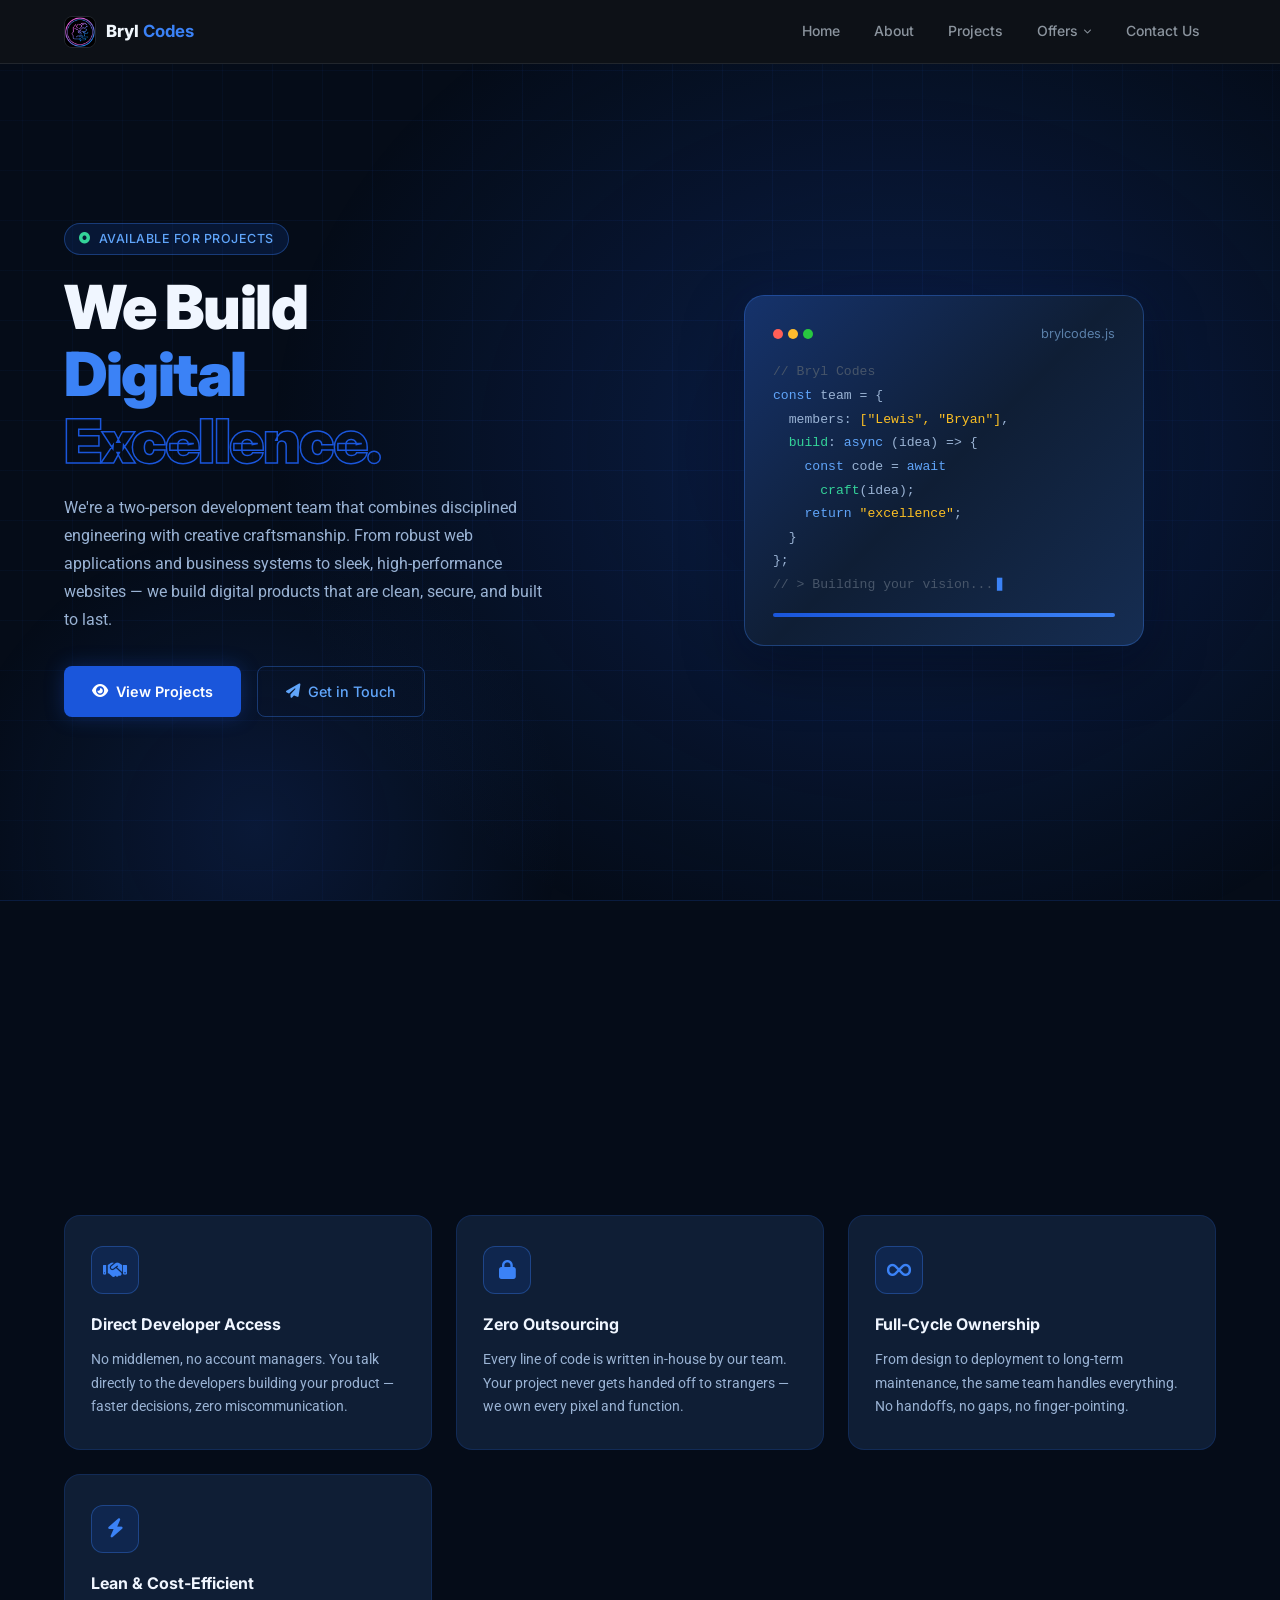
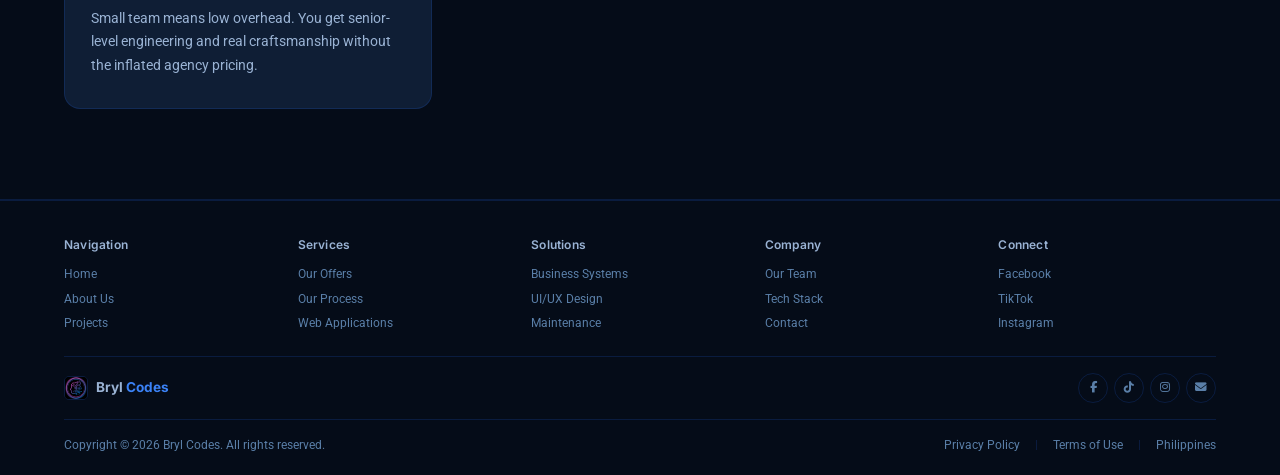
<file: index.html>
﻿<!DOCTYPE html>
<html lang="en">

<head>
    <meta charset="UTF-8" />
    <meta name="viewport" content="width=device-width, initial-scale=1.0" />
    <title>Bryl Codes</title>
    <link rel="preconnect" href="https://fonts.googleapis.com" />
    <link rel="preconnect" href="https://fonts.gstatic.com" crossorigin />
    <link
        href="https://fonts.googleapis.com/css2?family=Inter:wght@300;400;500;600;700;800;900&family=Roboto:wght@300;400;500;700&display=swap"
        rel="stylesheet" />
    <link rel="stylesheet" href="https://cdnjs.cloudflare.com/ajax/libs/font-awesome/6.5.0/css/all.min.css" />
    <link rel="stylesheet" href="css/style.css" />
</head>

<body>

    <!-- NAV -->
    <nav>
        <a class="nav-logo" href="index.html">
            <img src="assets/logo.png" alt="Bryl Codes Logo" data-fallback="icon-sibling" data-icon="fa-solid fa-code"
                data-icon-color="var(--blue-glow)" data-icon-size="1.4rem" />
            <span>Bryl <b>Codes</b></span>
        </a>
        <ul class="nav-links" id="navLinks">
            <li><a href="index.html">Home</a></li>
            <li><a href="about.html">About</a></li>
            <li><a href="projects.html">Projects</a></li>
            <li class="has-dropdown">
                <a href="offers.html">Offers <i class="fa-solid fa-chevron-down dropdown-arrow"></i></a>
                <ul class="dropdown">
                    <li><a href="offers.html">Services</a></li>
                    <li><a href="process.html">Our Process</a></li>
                </ul>
            </li>
            <li><a href="contact.html" class="nav-cta">Contact Us</a></li>
        </ul>
        <div class="hamburger" id="hamburger">
            <span></span><span></span><span></span>
        </div>
    </nav>

    <!-- HERO -->
    <section id="home">
        <div class="hero-bg"></div>
        <div class="hero-grid"></div>
        <div class="hero-inner">
            <div class="hero-text">
                <div class="hero-badge"><i class="fa-solid fa-circle-dot"></i> Available for Projects</div>
                <h1 class="hero-title">
                    We Build<br />
                    <span class="accent">Digital</span><br />
                    <span class="stroke">Excellence.</span>
                </h1>
                <p class="hero-desc">
                    We're a two-person development team that combines disciplined engineering with creative
                    craftsmanship. From robust web applications and business systems to sleek, high-performance
                    websites — we build digital products that are clean, secure, and built to last.
                </p>
                <div class="hero-actions">
                    <a href="projects.html" class="btn-primary"><i class="fa-solid fa-eye"></i> View Projects</a>
                    <a href="contact.html" class="btn-outline"><i class="fa-solid fa-paper-plane"></i> Get in Touch</a>
                </div>
            </div>

            <div class="hero-visual">
                <div class="hero-card">
                    <div class="hc-top">
                        <div class="hc-dots"><span></span><span></span><span></span></div>
                        <div class="hc-title">brylcodes.js</div>
                    </div>
                    <div class="hc-code">
                        <div class="cm">// Bryl Codes</div>
                        <div><span class="kw">const</span> team = {</div>
                        <div>&nbsp;&nbsp;members: <span class="str">["Lewis", "Bryan"]</span>,</div>
                        <div>&nbsp;&nbsp;<span class="fn">build</span>: <span class="kw">async</span> (idea) => {</div>
                        <div>&nbsp;&nbsp;&nbsp;&nbsp;<span class="kw">const</span> code = <span class="kw">await</span>
                        </div>
                        <div>&nbsp;&nbsp;&nbsp;&nbsp;&nbsp;&nbsp;<span class="fn">craft</span>(idea);</div>
                        <div>&nbsp;&nbsp;&nbsp;&nbsp;<span class="kw">return</span> <span
                                class="str">"excellence"</span>;</div>
                        <div>&nbsp;&nbsp;}</div>
                        <div>};</div>
                        <div class="cm">// &gt; Building your vision...</div>
                    </div>
                    <div class="hc-bar"></div>
                </div>
            </div>
        </div>
    </section>

    <!-- WHY CHOOSE US -->
    <section class="why-section">
        <div class="section-inner">
            <div class="section-label">Why Choose Us</div>
            <h2 class="section-title">What Sets Us Apart</h2>
            <p class="section-sub">We're not a faceless agency — we're Lewis and Bryan, and here's why
                working with a focused two-person team gives you the edge.</p>

            <div class="why-grid">
                <div class="why-card">
                    <div class="why-icon"><i class="fa-solid fa-handshake"></i></div>
                    <div class="why-name">Direct Developer Access</div>
                    <p class="why-desc">No middlemen, no account managers. You talk directly to the developers
                        building your product — faster decisions, zero miscommunication.</p>
                </div>
                <div class="why-card">
                    <div class="why-icon"><i class="fa-solid fa-lock"></i></div>
                    <div class="why-name">Zero Outsourcing</div>
                    <p class="why-desc">Every line of code is written in-house by our team. Your project
                        never gets handed off to strangers — we own every pixel and function.</p>
                </div>
                <div class="why-card">
                    <div class="why-icon"><i class="fa-solid fa-infinity"></i></div>
                    <div class="why-name">Full-Cycle Ownership</div>
                    <p class="why-desc">From design to deployment to long-term maintenance, the same team
                        handles everything. No handoffs, no gaps, no finger-pointing.</p>
                </div>
                <div class="why-card">
                    <div class="why-icon"><i class="fa-solid fa-bolt"></i></div>
                    <div class="why-name">Lean &amp; Cost-Efficient</div>
                    <p class="why-desc">Small team means low overhead. You get senior-level engineering
                        and real craftsmanship without the inflated agency pricing.</p>
                </div>
            </div>
        </div>
    </section>

    <!-- FOOTER -->
    <footer>
        <div class="footer-inner">
            <div class="footer-grid">
                <div>
                    <div class="footer-col-title">Navigation</div>
                    <div class="footer-col-links">
                        <a href="index.html">Home</a>
                        <a href="about.html">About Us</a>
                        <a href="projects.html">Projects</a>
                    </div>
                </div>
                <div>
                    <div class="footer-col-title">Services</div>
                    <div class="footer-col-links">
                        <a href="offers.html">Our Offers</a>
                        <a href="process.html">Our Process</a>
                        <a href="offers.html">Web Applications</a>
                    </div>
                </div>
                <div>
                    <div class="footer-col-title">Solutions</div>
                    <div class="footer-col-links">
                        <a href="offers.html">Business Systems</a>
                        <a href="offers.html">UI/UX Design</a>
                        <a href="offers.html">Maintenance</a>
                    </div>
                </div>
                <div>
                    <div class="footer-col-title">Company</div>
                    <div class="footer-col-links">
                        <a href="about.html">Our Team</a>
                        <a href="about.html">Tech Stack</a>
                        <a href="contact.html">Contact</a>
                    </div>
                </div>
                <div>
                    <div class="footer-col-title">Connect</div>
                    <div class="footer-col-links">
                        <a href="#">Facebook</a>
                        <a href="#">TikTok</a>
                        <a href="#">Instagram</a>
                    </div>
                </div>
            </div>
            <div class="footer-mid">
                <div class="footer-brand">
                    <div class="footer-logo">
                        <img src="assets/logo.png" alt="Logo" data-fallback="hide" />
                        <span>Bryl <b>Codes</b></span>
                    </div>
                </div>
                <div class="footer-socials">
                    <a href="#" class="social-btn"><i class="fab fa-facebook-f"></i></a>
                    <a href="#" class="social-btn"><i class="fab fa-tiktok"></i></a>
                    <a href="#" class="social-btn"><i class="fab fa-instagram"></i></a>
                    <a href="mailto:hello@brylcodes.com" class="social-btn"><i class="fa-solid fa-envelope"></i></a>
                </div>
            </div>
            <div class="footer-bottom">
                <div class="footer-copy">Copyright &copy; 2026 Bryl Codes. All rights reserved.</div>
                <div class="footer-legal">
                    <a href="#">Privacy Policy</a>
                    <div class="footer-legal-divider"></div>
                    <a href="#">Terms of Use</a>
                    <div class="footer-legal-divider"></div>
                    <span>Philippines</span>
                </div>
            </div>
        </div>
    </footer>


    <script src="js/main.js"></script>
</body>

</html>
</file>
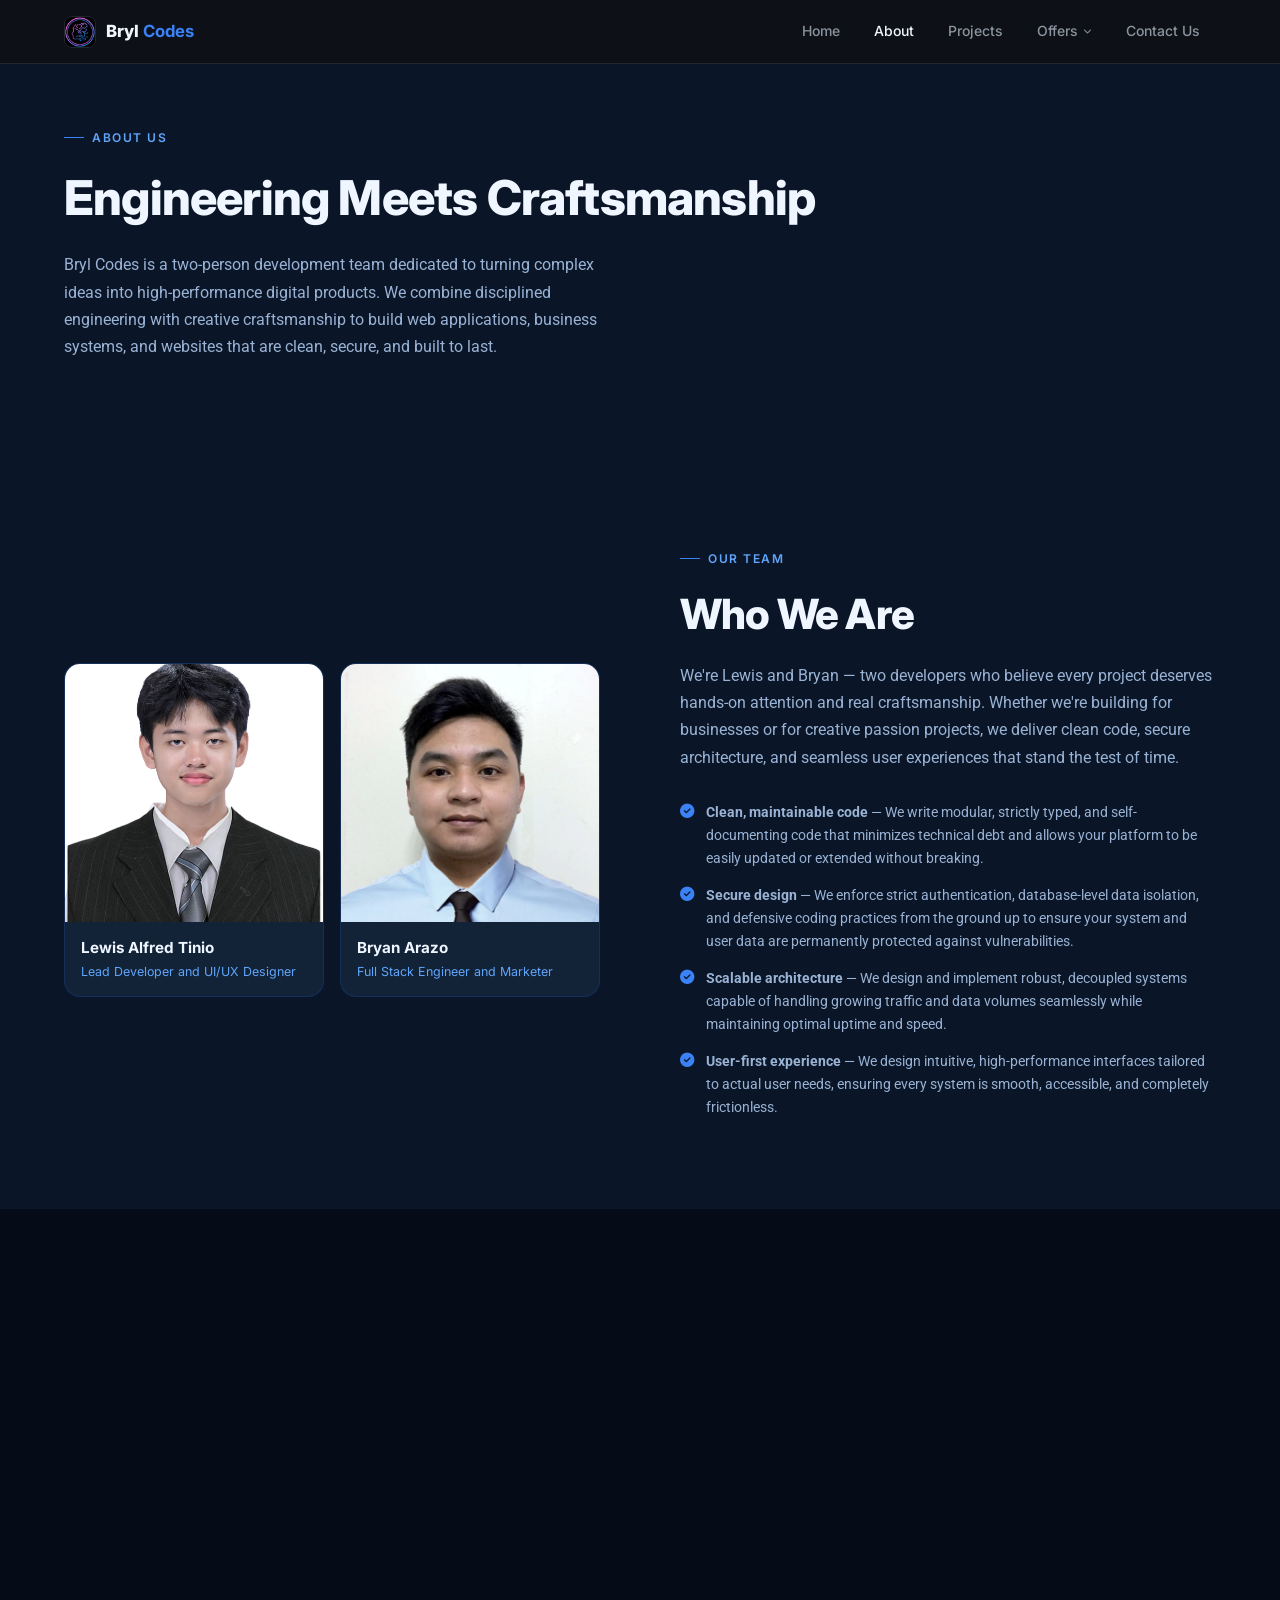
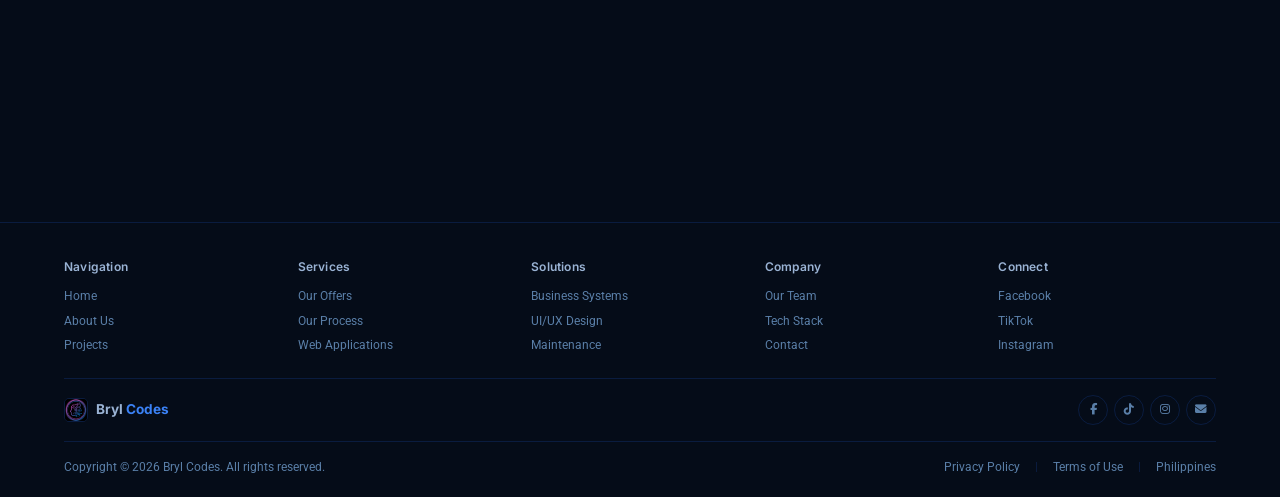
<file: about.html>
﻿<!DOCTYPE html>
<html lang="en">

<head>
    <meta charset="UTF-8" />
    <meta name="viewport" content="width=device-width, initial-scale=1.0" />
    <title>About Us — Bryl Codes</title>
    <link rel="preconnect" href="https://fonts.googleapis.com" />
    <link rel="preconnect" href="https://fonts.gstatic.com" crossorigin />
    <link
        href="https://fonts.googleapis.com/css2?family=Inter:wght@300;400;500;600;700;800;900&family=Roboto:wght@300;400;500;700&display=swap"
        rel="stylesheet" />
    <link rel="stylesheet" href="https://cdnjs.cloudflare.com/ajax/libs/font-awesome/6.5.0/css/all.min.css" />
    <link rel="stylesheet" href="css/style.css" />
</head>

<body>

    <!-- NAV -->
    <nav>
        <a class="nav-logo" href="index.html">
            <img src="assets/logo.png" alt="Bryl Codes Logo" data-fallback="icon-sibling" data-icon="fa-solid fa-code"
                data-icon-color="var(--blue-glow)" data-icon-size="1.4rem" />
            <span>Bryl <b>Codes</b></span>
        </a>
        <ul class="nav-links" id="navLinks">
            <li><a href="index.html">Home</a></li>
            <li><a href="about.html" class="active">About</a></li>
            <li><a href="projects.html">Projects</a></li>
            <li class="has-dropdown">
                <a href="offers.html">Offers <i class="fa-solid fa-chevron-down dropdown-arrow"></i></a>
                <ul class="dropdown">
                    <li><a href="offers.html">Services</a></li>
                    <li><a href="process.html">Our Process</a></li>
                </ul>
            </li>
            <li><a href="contact.html" class="nav-cta">Contact Us</a></li>
        </ul>
        <div class="hamburger" id="hamburger">
            <span></span><span></span><span></span>
        </div>
    </nav>

    <!-- ABOUT HERO -->
    <section class="about-hero">
        <div class="section-inner">
            <div class="section-label">About Us</div>
            <h1 class="section-title section-title--large">Engineering Meets Craftsmanship</h1>
            <p class="section-sub">
                Bryl Codes is a two-person development team dedicated to turning complex ideas into
                high-performance digital products. We combine disciplined engineering with creative
                craftsmanship to build web applications, business systems, and websites that are
                clean, secure, and built to last.
            </p>
        </div>
    </section>

    <!-- TEAM & DETAILS -->
    <section class="about-section">
        <div class="section-inner">
            <div class="about-grid">
                <div class="about-team">
                    <div class="team-card">
                        <img src="assets/lewis.png" alt="Lewis" data-fallback="placeholder"
                            data-fallback-height="160px" />
                        <div class="team-info">
                            <div class="team-name">Lewis Alfred Tinio</div>
                            <div class="team-role">Lead Developer and UI/UX Designer</div>
                        </div>
                    </div>
                    <div class="team-card">
                        <img src="assets/bryan.png" alt="Bryan" data-fallback="placeholder"
                            data-fallback-height="160px" />
                        <div class="team-info">
                            <div class="team-name">Bryan Arazo</div>
                            <div class="team-role">Full Stack Engineer and Marketer</div>
                        </div>
                    </div>
                </div>

                <div class="about-content">
                    <div class="section-label">Our Team</div>
                    <h2 class="section-title">Who We Are</h2>
                    <p class="section-sub">
                        We're Lewis and Bryan — two developers who believe every project deserves hands-on
                        attention and real craftsmanship. Whether we're building for businesses or for
                        creative passion projects, we deliver clean code, secure architecture, and
                        seamless user experiences that stand the test of time.
                    </p>
                    <div class="about-points">
                        <div class="about-point">
                            <i class="fa-solid fa-check-circle"></i>
                            <span><strong>Clean, maintainable code</strong> — We write modular, strictly typed, and
                                self-documenting code that minimizes technical debt and allows your platform
                                to be easily updated or extended without breaking.</span>
                        </div>
                        <div class="about-point">
                            <i class="fa-solid fa-check-circle"></i>
                            <span><strong>Secure design</strong> — We enforce strict authentication, database-level data
                                isolation,
                                and defensive coding practices from the ground up to ensure your system and user data
                                are permanently
                                protected against vulnerabilities.</span>
                        </div>
                        <div class="about-point">
                            <i class="fa-solid fa-check-circle"></i>
                            <span><strong>Scalable architecture</strong> — We design and implement robust, decoupled
                                systems capable of handling
                                growing traffic and data volumes seamlessly while maintaining optimal uptime and
                                speed.</span>
                        </div>
                        <div class="about-point">
                            <i class="fa-solid fa-check-circle"></i>
                            <span><strong>User-first experience</strong> — We design intuitive, high-performance
                                interfaces tailored to actual user
                                needs, ensuring every system is smooth, accessible, and completely frictionless.</span>
                        </div>
                    </div>
                </div>
            </div>
        </div>
    </section>

    <!-- EXPERTISE -->
    <section class="expertise-section">
        <div class="section-inner">
            <div class="section-label">Tech Stack</div>
            <h2 class="section-title">Our Expertise</h2>
            <p class="section-sub">We work with modern, industry-proven technologies — the same tools used by
                top engineering teams — to build reliable, scalable digital products for every project we take on.</p>

            <div class="tech-grid">
                <div class="tech-item">
                    <i class="fab fa-html5 tech-icon" style="color: #e34c26;"></i>
                    <span>HTML5</span>
                </div>
                <div class="tech-item">
                    <i class="fab fa-css3-alt tech-icon" style="color: #264de4;"></i>
                    <span>CSS3</span>
                </div>
                <div class="tech-item">
                    <i class="fab fa-js-square tech-icon" style="color: #f7df1e;"></i>
                    <span>JavaScript</span>
                </div>
                <div class="tech-item">
                    <i class="fab fa-react tech-icon" style="color: #61dafb;"></i>
                    <span>React</span>
                </div>
                <div class="tech-item">
                    <i class="fa-solid fa-wind tech-icon" style="color: #38bdf8;"></i>
                    <span>Tailwind</span>
                </div>
                <div class="tech-item">
                    <i class="fa-solid fa-code tech-icon" style="color: #3178c6;"></i>
                    <span>TypeScript</span>
                </div>
                <div class="tech-item">
                    <i class="fab fa-python tech-icon" style="color: #3572A5;"></i>
                    <span>Python</span>
                </div>
                <div class="tech-item">
                    <i class="fab fa-node-js tech-icon" style="color: #339933;"></i>
                    <span>Node.js</span>
                </div>
                <div class="tech-item">
                    <i class="fa-solid fa-n tech-icon" style="color: #fff;"></i>
                    <span>Next.js</span>
                </div>
                <div class="tech-item">
                    <i class="fab fa-php tech-icon" style="color: #777bb3;"></i>
                    <span>PHP</span>
                </div>
                <div class="tech-item">
                    <i class="fa-solid fa-database tech-icon" style="color: #3ecf8e;"></i>
                    <span>Supabase</span>
                </div>
                <div class="tech-item">
                    <i class="fa-solid fa-leaf tech-icon" style="color: #47a248;"></i>
                    <span>MongoDB</span>
                </div>
                <div class="tech-item">
                    <i class="fa-solid fa-fire tech-icon" style="color: #ffa000;"></i>
                    <span>Firebase</span>
                </div>
            </div>
        </div>
    </section>

    <!-- FOOTER -->
    <footer>
        <div class="footer-inner">
            <div class="footer-grid">
                <div>
                    <div class="footer-col-title">Navigation</div>
                    <div class="footer-col-links">
                        <a href="index.html">Home</a>
                        <a href="about.html">About Us</a>
                        <a href="projects.html">Projects</a>
                    </div>
                </div>
                <div>
                    <div class="footer-col-title">Services</div>
                    <div class="footer-col-links">
                        <a href="offers.html">Our Offers</a>
                        <a href="process.html">Our Process</a>
                        <a href="offers.html">Web Applications</a>
                    </div>
                </div>
                <div>
                    <div class="footer-col-title">Solutions</div>
                    <div class="footer-col-links">
                        <a href="offers.html">Business Systems</a>
                        <a href="offers.html">UI/UX Design</a>
                        <a href="offers.html">Maintenance</a>
                    </div>
                </div>
                <div>
                    <div class="footer-col-title">Company</div>
                    <div class="footer-col-links">
                        <a href="about.html">Our Team</a>
                        <a href="about.html">Tech Stack</a>
                        <a href="contact.html">Contact</a>
                    </div>
                </div>
                <div>
                    <div class="footer-col-title">Connect</div>
                    <div class="footer-col-links">
                        <a href="#">Facebook</a>
                        <a href="#">TikTok</a>
                        <a href="#">Instagram</a>
                    </div>
                </div>
            </div>
            <div class="footer-mid">
                <div class="footer-brand">
                    <div class="footer-logo">
                        <img src="assets/logo.png" alt="Logo" data-fallback="hide" />
                        <span>Bryl <b>Codes</b></span>
                    </div>
                </div>
                <div class="footer-socials">
                    <a href="#" class="social-btn"><i class="fab fa-facebook-f"></i></a>
                    <a href="#" class="social-btn"><i class="fab fa-tiktok"></i></a>
                    <a href="#" class="social-btn"><i class="fab fa-instagram"></i></a>
                    <a href="mailto:hello@brylcodes.com" class="social-btn"><i class="fa-solid fa-envelope"></i></a>
                </div>
            </div>
            <div class="footer-bottom">
                <div class="footer-copy">Copyright &copy; 2026 Bryl Codes. All rights reserved.</div>
                <div class="footer-legal">
                    <a href="#">Privacy Policy</a>
                    <div class="footer-legal-divider"></div>
                    <a href="#">Terms of Use</a>
                    <div class="footer-legal-divider"></div>
                    <span>Philippines</span>
                </div>
            </div>
        </div>
    </footer>

    <script src="js/main.js"></script>
</body>

</html>
</file>
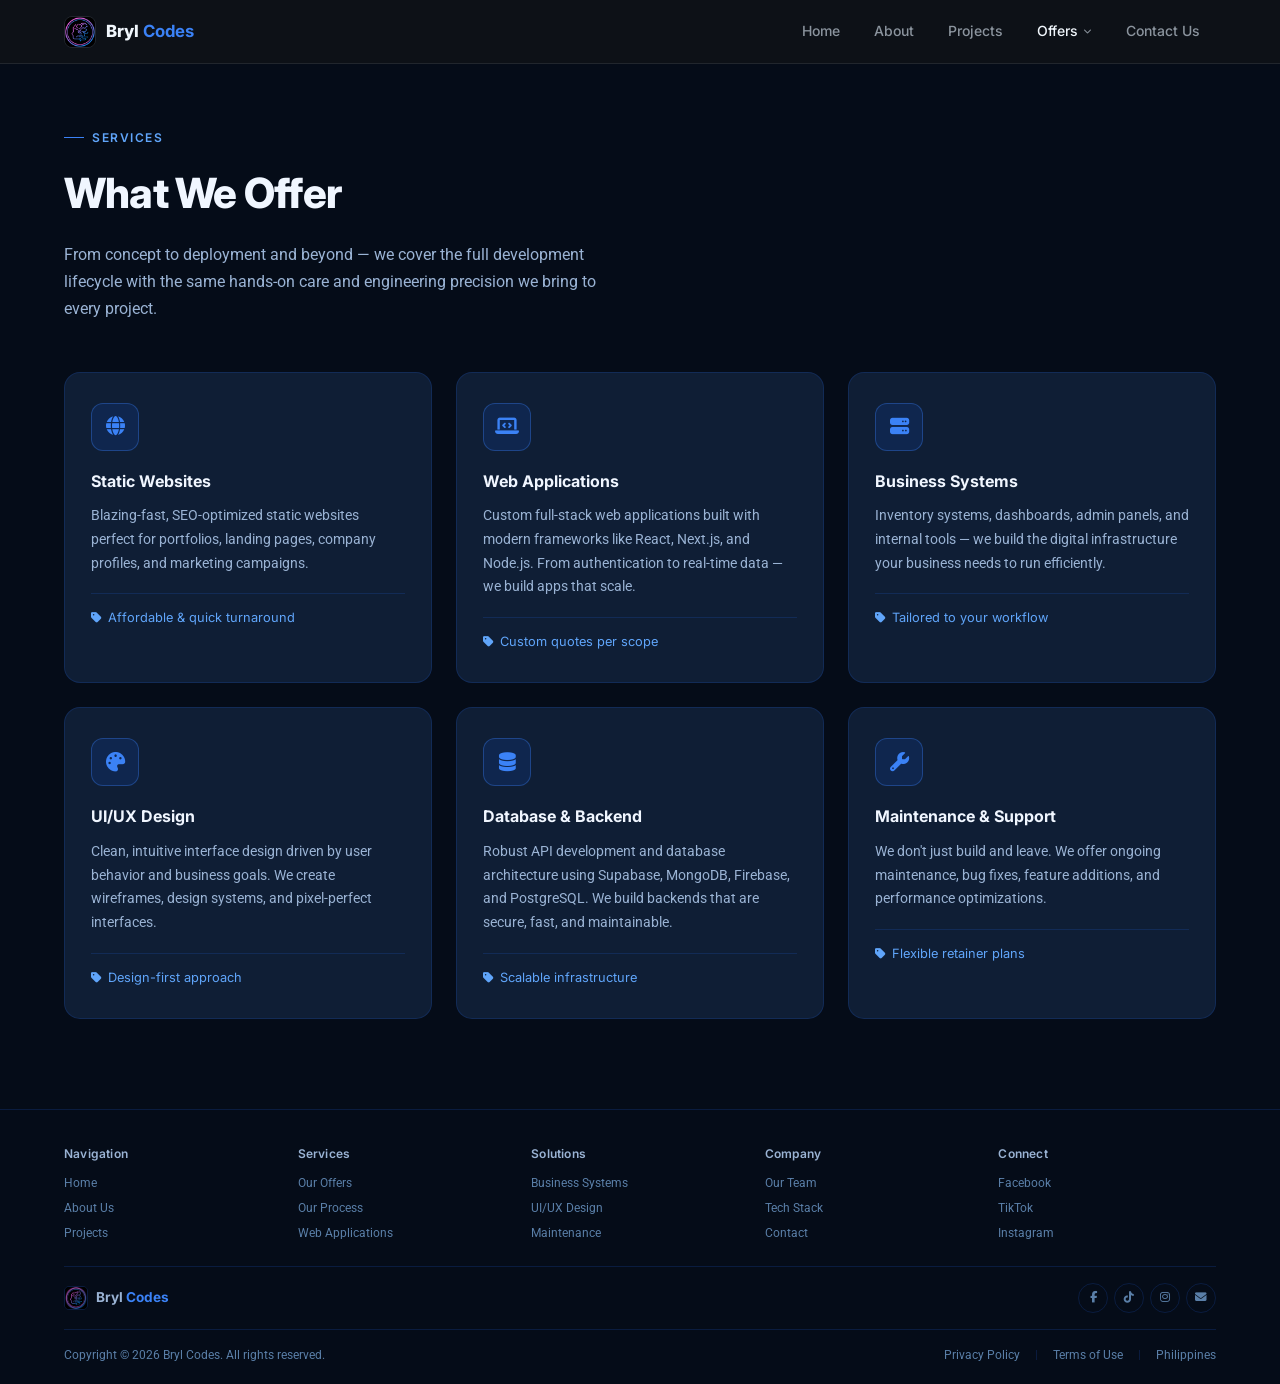
<file: offers.html>
﻿<!DOCTYPE html>
<html lang="en">

<head>
    <meta charset="UTF-8" />
    <meta name="viewport" content="width=device-width, initial-scale=1.0" />
    <title>Offers — Bryl Codes</title>
    <link rel="preconnect" href="https://fonts.googleapis.com" />
    <link rel="preconnect" href="https://fonts.gstatic.com" crossorigin />
    <link
        href="https://fonts.googleapis.com/css2?family=Inter:wght@300;400;500;600;700;800;900&family=Roboto:wght@300;400;500;700&display=swap"
        rel="stylesheet" />
    <link rel="stylesheet" href="https://cdnjs.cloudflare.com/ajax/libs/font-awesome/6.5.0/css/all.min.css" />
    <link rel="stylesheet" href="css/style.css" />
</head>

<body>

    <!-- NAV -->
    <nav>
        <a class="nav-logo" href="index.html">
            <img src="assets/logo.png" alt="Bryl Codes Logo"
                data-fallback="icon-sibling" data-icon="fa-solid fa-code" data-icon-color="var(--blue-glow)" data-icon-size="1.4rem" />
            <span>Bryl <b>Codes</b></span>
        </a>
        <ul class="nav-links" id="navLinks">
            <li><a href="index.html">Home</a></li>
            <li><a href="about.html">About</a></li>
            <li><a href="projects.html">Projects</a></li>
            <li class="has-dropdown">
                <a href="offers.html" class="active">Offers <i class="fa-solid fa-chevron-down dropdown-arrow"></i></a>
                <ul class="dropdown">
                    <li><a href="offers.html" class="active">Services</a></li>
                    <li><a href="process.html">Our Process</a></li>
                </ul>
            </li>
            <li><a href="contact.html" class="nav-cta">Contact Us</a></li>
        </ul>
        <div class="hamburger" id="hamburger">
            <span></span><span></span><span></span>
        </div>
    </nav>

    <!-- OFFERS -->
    <section class="offers-section">
        <div class="section-inner">
            <div class="section-label">Services</div>
            <h1 class="section-title">What We Offer</h1>
            <p class="section-sub">From concept to deployment and beyond — we cover the full development lifecycle
                with the same hands-on care and engineering precision we bring to every project.</p>

            <div class="offers-grid">
                <div class="offer-card">
                    <div class="offer-icon"><i class="fa-solid fa-globe"></i></div>
                    <div class="offer-name">Static Websites</div>
                    <p class="offer-desc">
                        Blazing-fast, SEO-optimized static websites perfect for portfolios, landing pages, company
                        profiles,
                        and marketing campaigns.
                    </p>
                    <div class="offer-price"><i class="fa-solid fa-tag"></i> Affordable &amp; quick turnaround</div>
                </div>

                <div class="offer-card">
                    <div class="offer-icon"><i class="fa-solid fa-laptop-code"></i></div>
                    <div class="offer-name">Web Applications</div>
                    <p class="offer-desc">
                        Custom full-stack web applications built with modern frameworks like React, Next.js, and
                        Node.js.
                        From authentication to real-time data — we build apps that scale.
                    </p>
                    <div class="offer-price"><i class="fa-solid fa-tag"></i> Custom quotes per scope</div>
                </div>

                <div class="offer-card">
                    <div class="offer-icon"><i class="fa-solid fa-server"></i></div>
                    <div class="offer-name">Business Systems</div>
                    <p class="offer-desc">
                        Inventory systems, dashboards, admin panels, and internal tools — we build the digital
                        infrastructure
                        your business needs to run efficiently.
                    </p>
                    <div class="offer-price"><i class="fa-solid fa-tag"></i> Tailored to your workflow</div>
                </div>

                <div class="offer-card">
                    <div class="offer-icon"><i class="fa-solid fa-palette"></i></div>
                    <div class="offer-name">UI/UX Design</div>
                    <p class="offer-desc">
                        Clean, intuitive interface design driven by user behavior and business goals. We create
                        wireframes,
                        design systems, and pixel-perfect interfaces.
                    </p>
                    <div class="offer-price"><i class="fa-solid fa-tag"></i> Design-first approach</div>
                </div>

                <div class="offer-card">
                    <div class="offer-icon"><i class="fa-solid fa-database"></i></div>
                    <div class="offer-name">Database &amp; Backend</div>
                    <p class="offer-desc">
                        Robust API development and database architecture using Supabase, MongoDB, Firebase, and
                        PostgreSQL.
                        We build backends that are secure, fast, and maintainable.
                    </p>
                    <div class="offer-price"><i class="fa-solid fa-tag"></i> Scalable infrastructure</div>
                </div>

                <div class="offer-card">
                    <div class="offer-icon"><i class="fa-solid fa-wrench"></i></div>
                    <div class="offer-name">Maintenance &amp; Support</div>
                    <p class="offer-desc">
                        We don't just build and leave. We offer ongoing maintenance, bug fixes, feature additions,
                        and performance optimizations.
                    </p>
                    <div class="offer-price"><i class="fa-solid fa-tag"></i> Flexible retainer plans</div>
                </div>
            </div>
        </div>
    </section>

    <!-- FOOTER -->
    <footer>
        <div class="footer-inner">
            <div class="footer-grid">
                <div>
                    <div class="footer-col-title">Navigation</div>
                    <div class="footer-col-links">
                        <a href="index.html">Home</a>
                        <a href="about.html">About Us</a>
                        <a href="projects.html">Projects</a>
                    </div>
                </div>
                <div>
                    <div class="footer-col-title">Services</div>
                    <div class="footer-col-links">
                        <a href="offers.html">Our Offers</a>
                        <a href="process.html">Our Process</a>
                        <a href="offers.html">Web Applications</a>
                    </div>
                </div>
                <div>
                    <div class="footer-col-title">Solutions</div>
                    <div class="footer-col-links">
                        <a href="offers.html">Business Systems</a>
                        <a href="offers.html">UI/UX Design</a>
                        <a href="offers.html">Maintenance</a>
                    </div>
                </div>
                <div>
                    <div class="footer-col-title">Company</div>
                    <div class="footer-col-links">
                        <a href="about.html">Our Team</a>
                        <a href="about.html">Tech Stack</a>
                        <a href="contact.html">Contact</a>
                    </div>
                </div>
                <div>
                    <div class="footer-col-title">Connect</div>
                    <div class="footer-col-links">
                        <a href="#">Facebook</a>
                        <a href="#">TikTok</a>
                        <a href="#">Instagram</a>
                    </div>
                </div>
            </div>
            <div class="footer-mid">
                <div class="footer-brand">
                    <div class="footer-logo">
                        <img src="assets/logo.png" alt="Logo" data-fallback="hide" />
                        <span>Bryl <b>Codes</b></span>
                    </div>
                </div>
                <div class="footer-socials">
                    <a href="#" class="social-btn"><i class="fab fa-facebook-f"></i></a>
                    <a href="#" class="social-btn"><i class="fab fa-tiktok"></i></a>
                    <a href="#" class="social-btn"><i class="fab fa-instagram"></i></a>
                    <a href="mailto:hello@brylcodes.com" class="social-btn"><i class="fa-solid fa-envelope"></i></a>
                </div>
            </div>
            <div class="footer-bottom">
                <div class="footer-copy">Copyright &copy; 2026 Bryl Codes. All rights reserved.</div>
                <div class="footer-legal">
                    <a href="#">Privacy Policy</a>
                    <div class="footer-legal-divider"></div>
                    <a href="#">Terms of Use</a>
                    <div class="footer-legal-divider"></div>
                    <span>Philippines</span>
                </div>
            </div>
        </div>
    </footer>

    <script src="js/main.js"></script>
</body>

</html>
</file>
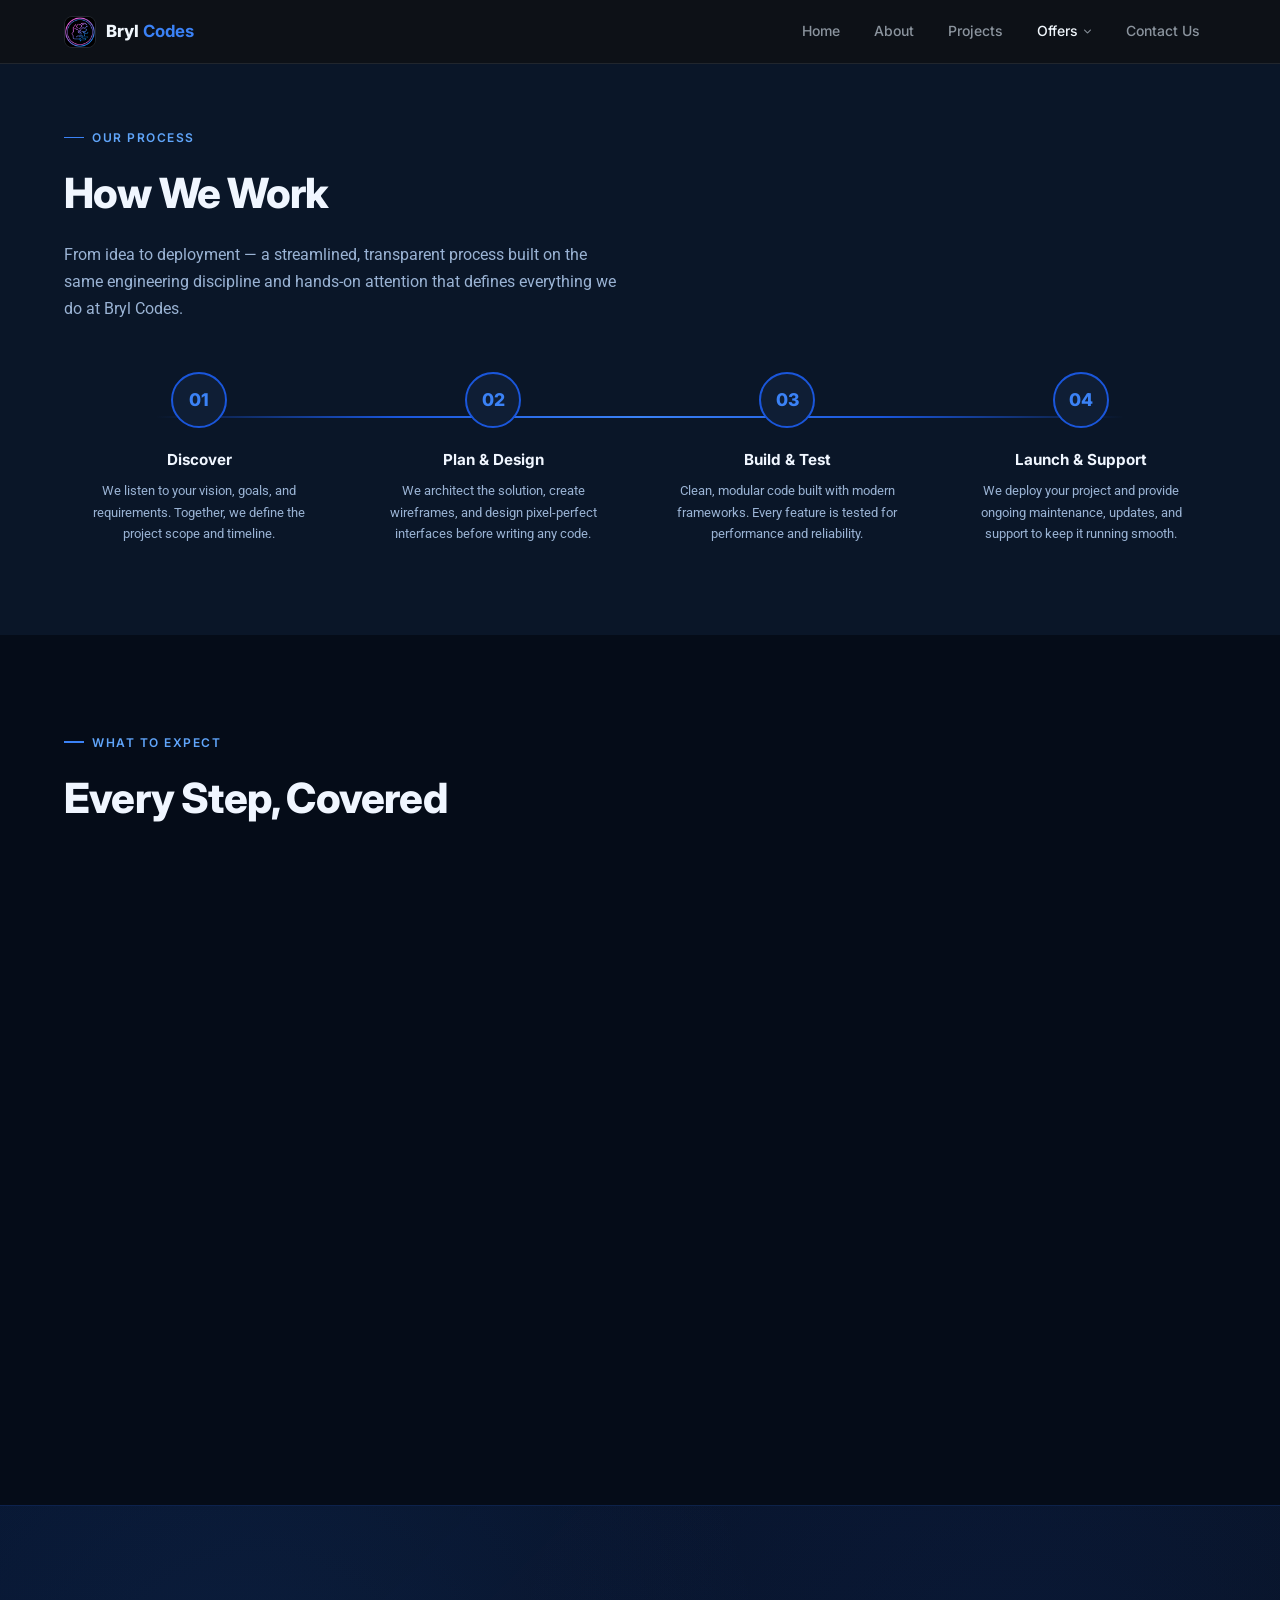
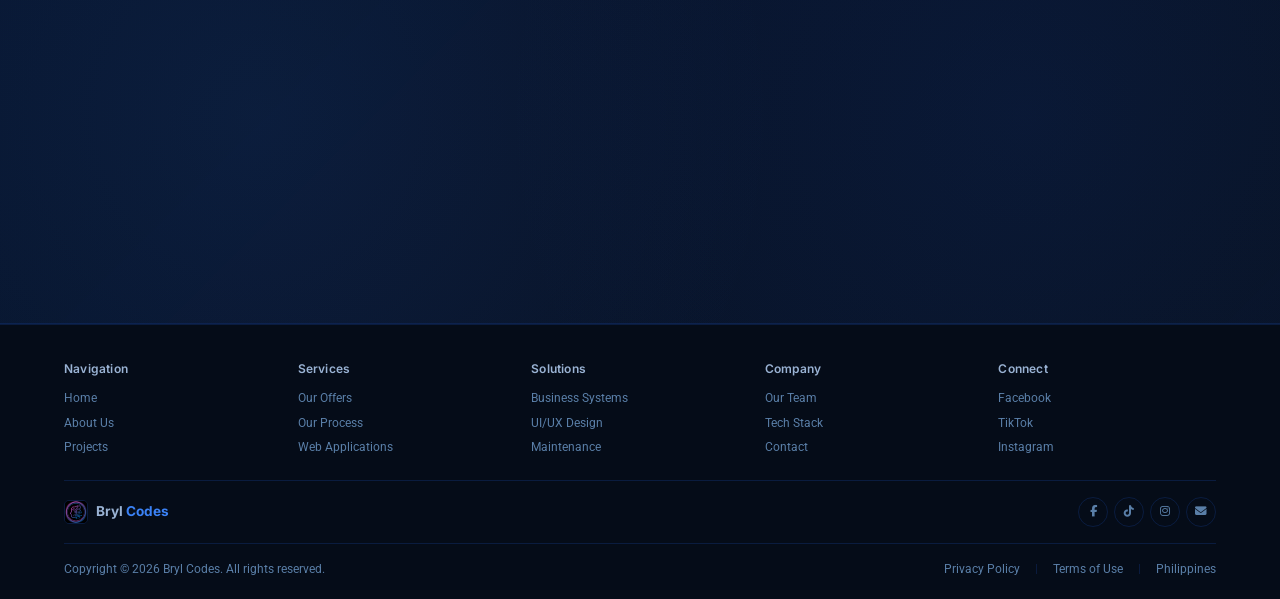
<file: process.html>
﻿<!DOCTYPE html>
<html lang="en">

<head>
    <meta charset="UTF-8" />
    <meta name="viewport" content="width=device-width, initial-scale=1.0" />
    <title>Our Process — Bryl Codes</title>
    <link rel="preconnect" href="https://fonts.googleapis.com" />
    <link rel="preconnect" href="https://fonts.gstatic.com" crossorigin />
    <link
        href="https://fonts.googleapis.com/css2?family=Inter:wght@300;400;500;600;700;800;900&family=Roboto:wght@300;400;500;700&display=swap"
        rel="stylesheet" />
    <link rel="stylesheet" href="https://cdnjs.cloudflare.com/ajax/libs/font-awesome/6.5.0/css/all.min.css" />
    <link rel="stylesheet" href="css/style.css" />
</head>

<body>

    <!-- NAV -->
    <nav>
        <a class="nav-logo" href="index.html">
            <img src="assets/logo.png" alt="Bryl Codes Logo"
                data-fallback="icon-sibling" data-icon="fa-solid fa-code" data-icon-color="var(--blue-glow)" data-icon-size="1.4rem" />
            <span>Bryl <b>Codes</b></span>
        </a>
        <ul class="nav-links" id="navLinks">
            <li><a href="index.html">Home</a></li>
            <li><a href="about.html">About</a></li>
            <li><a href="projects.html">Projects</a></li>
            <li class="has-dropdown">
                <a href="offers.html" class="active">Offers <i class="fa-solid fa-chevron-down dropdown-arrow"></i></a>
                <ul class="dropdown">
                    <li><a href="offers.html">Services</a></li>
                    <li><a href="process.html" class="active">Our Process</a></li>
                </ul>
            </li>
            <li><a href="contact.html" class="nav-cta">Contact Us</a></li>
        </ul>
        <div class="hamburger" id="hamburger">
            <span></span><span></span><span></span>
        </div>
    </nav>

    <!-- HOW WE WORK -->
    <section class="process-section" id="process-top">
        <div class="section-inner">
            <div class="section-label">Our Process</div>
            <h1 class="section-title">How We Work</h1>
            <p class="section-sub">From idea to deployment — a streamlined, transparent process built on the same
                engineering discipline and hands-on attention that defines everything we do at Bryl Codes.</p>

            <div class="process-grid">
                <div class="process-step">
                    <div class="process-num">01</div>
                    <div class="process-title">Discover</div>
                    <p class="process-desc">We listen to your vision, goals, and requirements. Together, we define the project scope and timeline.</p>
                </div>
                <div class="process-step">
                    <div class="process-num">02</div>
                    <div class="process-title">Plan &amp; Design</div>
                    <p class="process-desc">We architect the solution, create wireframes, and design pixel-perfect interfaces before writing any code.</p>
                </div>
                <div class="process-step">
                    <div class="process-num">03</div>
                    <div class="process-title">Build &amp; Test</div>
                    <p class="process-desc">Clean, modular code built with modern frameworks. Every feature is tested for performance and reliability.</p>
                </div>
                <div class="process-step">
                    <div class="process-num">04</div>
                    <div class="process-title">Launch &amp; Support</div>
                    <p class="process-desc">We deploy your project and provide ongoing maintenance, updates, and support to keep it running smooth.</p>
                </div>
            </div>
        </div>
    </section>

    <!-- DETAIL CARDS -->
    <section class="process-details-section">
        <div class="section-inner">
            <div class="section-label">What To Expect</div>
            <h2 class="section-title">Every Step, Covered</h2>
            <p class="section-sub">Here's what each phase of our process looks like in practice.</p>

            <div class="process-details-grid">
                <div class="process-detail-card">
                    <div class="pd-icon"><i class="fa-solid fa-comments"></i></div>
                    <div class="pd-title">Consultation Call</div>
                    <p class="pd-desc">A free introductory call where we learn about your business, goals, and technical needs. No commitments — just a conversation.</p>
                </div>
                <div class="process-detail-card">
                    <div class="pd-icon"><i class="fa-solid fa-pen-ruler"></i></div>
                    <div class="pd-title">Wireframes & Mockups</div>
                    <p class="pd-desc">Before any code is written, we present visual mockups and user flows for your approval. You see it before we build it.</p>
                </div>
                <div class="process-detail-card">
                    <div class="pd-icon"><i class="fa-solid fa-code-branch"></i></div>
                    <div class="pd-title">Agile Development</div>
                    <p class="pd-desc">We build in sprints with regular check-ins. You get progress updates and can request changes at every milestone.</p>
                </div>
                <div class="process-detail-card">
                    <div class="pd-icon"><i class="fa-solid fa-shield-halved"></i></div>
                    <div class="pd-title">Testing & QA</div>
                    <p class="pd-desc">Every feature goes through manual and automated testing. We test for performance, security, accessibility, and cross-browser support.</p>
                </div>
                <div class="process-detail-card">
                    <div class="pd-icon"><i class="fa-solid fa-cloud-arrow-up"></i></div>
                    <div class="pd-title">Deployment</div>
                    <p class="pd-desc">We handle server setup, domain configuration, SSL, and deployment. Your project goes live with zero downtime.</p>
                </div>
                <div class="process-detail-card">
                    <div class="pd-icon"><i class="fa-solid fa-headset"></i></div>
                    <div class="pd-title">Post-Launch Support</div>
                    <p class="pd-desc">Bug fixes, feature updates, performance monitoring — we stay with your project long after it goes live.</p>
                </div>
            </div>
        </div>
    </section>

    <!-- CTA BANNER -->
    <div class="cta-banner">
        <div class="cta-inner">
            <div class="section-label">Ready to Start?</div>
            <h2 class="section-title">Let's Build Your Next Project</h2>
            <p class="section-sub">
                Whether it's a sleek website, a powerful web app, or a full business system — our team is
                ready to bring your vision to life with the craftsmanship it deserves.
            </p>
            <div class="cta-actions">
                <a href="contact.html" class="btn-primary"><i class="fa-solid fa-rocket"></i> Start a Project</a>
                <a href="offers.html" class="btn-outline"><i class="fa-solid fa-list-check"></i> View Our Services</a>
            </div>
        </div>
    </div>

    <!-- FOOTER -->
    <footer>
        <div class="footer-inner">
            <div class="footer-grid">
                <div>
                    <div class="footer-col-title">Navigation</div>
                    <div class="footer-col-links">
                        <a href="index.html">Home</a>
                        <a href="about.html">About Us</a>
                        <a href="projects.html">Projects</a>
                    </div>
                </div>
                <div>
                    <div class="footer-col-title">Services</div>
                    <div class="footer-col-links">
                        <a href="offers.html">Our Offers</a>
                        <a href="process.html">Our Process</a>
                        <a href="offers.html">Web Applications</a>
                    </div>
                </div>
                <div>
                    <div class="footer-col-title">Solutions</div>
                    <div class="footer-col-links">
                        <a href="offers.html">Business Systems</a>
                        <a href="offers.html">UI/UX Design</a>
                        <a href="offers.html">Maintenance</a>
                    </div>
                </div>
                <div>
                    <div class="footer-col-title">Company</div>
                    <div class="footer-col-links">
                        <a href="about.html">Our Team</a>
                        <a href="about.html">Tech Stack</a>
                        <a href="contact.html">Contact</a>
                    </div>
                </div>
                <div>
                    <div class="footer-col-title">Connect</div>
                    <div class="footer-col-links">
                        <a href="#">Facebook</a>
                        <a href="#">TikTok</a>
                        <a href="#">Instagram</a>
                    </div>
                </div>
            </div>
            <div class="footer-mid">
                <div class="footer-brand">
                    <div class="footer-logo">
                        <img src="assets/logo.png" alt="Logo" data-fallback="hide" />
                        <span>Bryl <b>Codes</b></span>
                    </div>
                </div>
                <div class="footer-socials">
                    <a href="#" class="social-btn"><i class="fab fa-facebook-f"></i></a>
                    <a href="#" class="social-btn"><i class="fab fa-tiktok"></i></a>
                    <a href="#" class="social-btn"><i class="fab fa-instagram"></i></a>
                    <a href="mailto:hello@brylcodes.com" class="social-btn"><i class="fa-solid fa-envelope"></i></a>
                </div>
            </div>
            <div class="footer-bottom">
                <div class="footer-copy">Copyright &copy; 2026 Bryl Codes. All rights reserved.</div>
                <div class="footer-legal">
                    <a href="#">Privacy Policy</a>
                    <div class="footer-legal-divider"></div>
                    <a href="#">Terms of Use</a>
                    <div class="footer-legal-divider"></div>
                    <span>Philippines</span>
                </div>
            </div>
        </div>
    </footer>

    <script src="js/main.js"></script>
</body>

</html>
</file>
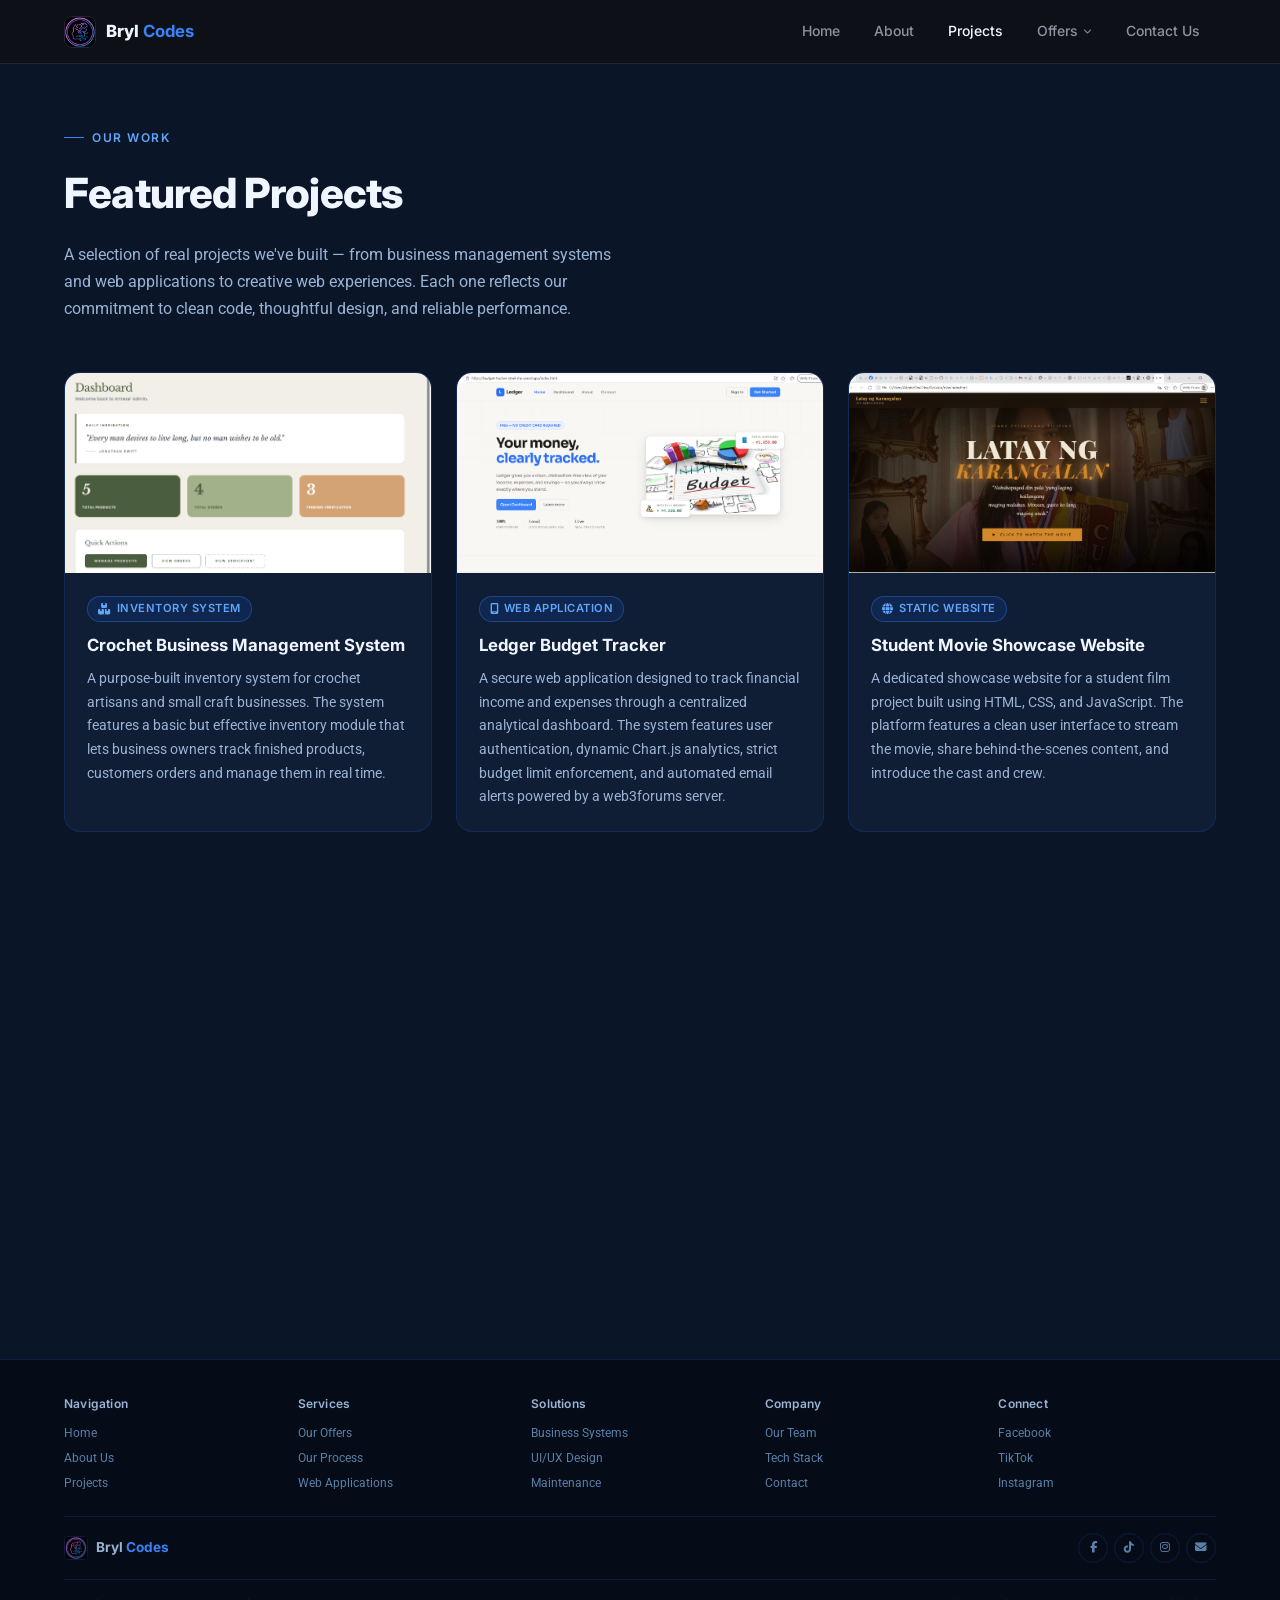
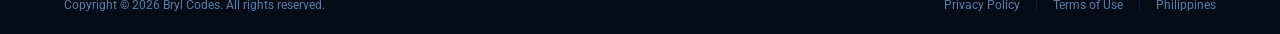
<file: projects.html>
﻿<!DOCTYPE html>
<html lang="en">

<head>
    <meta charset="UTF-8" />
    <meta name="viewport" content="width=device-width, initial-scale=1.0" />
    <title>Projects — Bryl Codes</title>
    <link rel="preconnect" href="https://fonts.googleapis.com" />
    <link rel="preconnect" href="https://fonts.gstatic.com" crossorigin />
    <link
        href="https://fonts.googleapis.com/css2?family=Inter:wght@300;400;500;600;700;800;900&family=Roboto:wght@300;400;500;700&display=swap"
        rel="stylesheet" />
    <link rel="stylesheet" href="https://cdnjs.cloudflare.com/ajax/libs/font-awesome/6.5.0/css/all.min.css" />
    <link rel="stylesheet" href="css/style.css" />
</head>

<body>

    <!-- NAV -->
    <nav>
        <a class="nav-logo" href="index.html">
            <img src="assets/logo.png" alt="Bryl Codes Logo" data-fallback="icon-sibling" data-icon="fa-solid fa-code"
                data-icon-color="var(--blue-glow)" data-icon-size="1.4rem" />
            <span>Bryl <b>Codes</b></span>
        </a>
        <ul class="nav-links" id="navLinks">
            <li><a href="index.html">Home</a></li>
            <li><a href="about.html">About</a></li>
            <li><a href="projects.html" class="active">Projects</a></li>
            <li class="has-dropdown">
                <a href="offers.html">Offers <i class="fa-solid fa-chevron-down dropdown-arrow"></i></a>
                <ul class="dropdown">
                    <li><a href="offers.html">Services</a></li>
                    <li><a href="process.html">Our Process</a></li>
                </ul>
            </li>
            <li><a href="contact.html" class="nav-cta">Contact Us</a></li>
        </ul>
        <div class="hamburger" id="hamburger">
            <span></span><span></span><span></span>
        </div>
    </nav>

    <!-- PROJECTS -->
    <section class="projects-section">
        <div class="section-inner">
            <div class="section-label">Our Work</div>
            <h1 class="section-title">Featured Projects</h1>
            <p class="section-sub">A selection of real projects we've built — from business management systems
                and web applications to creative web experiences. Each one reflects our commitment to
                clean code, thoughtful design, and reliable performance.</p>

            <div class="projects-grid">

                <div class="project-card">
                    <img src="assets/basic_system.png" alt="Crochet Web App" class="project-img"
                        data-fallback="placeholder-block" />
                    <div class="project-body">
                        <div class="project-tag"><i class="fa-solid fa-boxes-stacked"></i> Inventory System</div>
                        <div class="project-name">Crochet Business Management System</div>
                        <p class="project-desc">
                            A purpose-built inventory system for crochet artisans and small craft businesses.
                            The system features a basic but effective inventory module that lets business owners track
                            finished products, customers orders and manage them in real time.
                        </p>
                    </div>
                </div>

                <div class="project-card">
                    <img src="assets/basic_app.png" alt="Basic App" class="project-img"
                        data-fallback="placeholder-block" />
                    <div class="project-body">
                        <div class="project-tag"><i class="fa-solid fa-mobile-screen"></i> Web Application</div>
                        <div class="project-name">Ledger Budget Tracker</div>
                        <p class="project-desc">
                            A secure web application designed to track financial income and expenses through a
                            centralized analytical dashboard. The system features user authentication, dynamic Chart.js
                            analytics, strict budget limit enforcement, and automated email alerts powered by a
                            web3forums server.
                        </p>
                    </div>
                </div>

                <div class="project-card">
                    <img src="assets/static_website.png" alt="Static Website" class="project-img"
                        data-fallback="placeholder-block" />
                    <div class="project-body">
                        <div class="project-tag"><i class="fa-solid fa-globe"></i> Static Website</div>
                        <div class="project-name">Student Movie Showcase Website</div>
                        <p class="project-desc">
                            A dedicated showcase website for a student film project built using HTML, CSS, and
                            JavaScript. The platform features a clean user interface to stream the movie, share
                            behind-the-scenes content, and introduce the cast and crew.
                        </p>
                    </div>
                </div>

                <div class="project-card">
                    <img src="assets/valentine_web.png" alt="Valentine Web" class="project-img"
                        data-fallback="placeholder-block" />
                    <div class="project-body">
                        <div class="project-tag"><i class="fa-solid fa-heart"></i> Creative Project</div>
                        <div class="project-name">Valentine's Day Web Experience</div>
                        <p class="project-desc">
                            A delightful, animated web experience created as a personal creative project.
                            Features custom animations, interactive elements, and an emotionally engaging design.
                        </p>
                    </div>
                </div>

            </div>
        </div>
    </section>

    <!-- FOOTER -->
    <footer>
        <div class="footer-inner">
            <div class="footer-grid">
                <div>
                    <div class="footer-col-title">Navigation</div>
                    <div class="footer-col-links">
                        <a href="index.html">Home</a>
                        <a href="about.html">About Us</a>
                        <a href="projects.html">Projects</a>
                    </div>
                </div>
                <div>
                    <div class="footer-col-title">Services</div>
                    <div class="footer-col-links">
                        <a href="offers.html">Our Offers</a>
                        <a href="process.html">Our Process</a>
                        <a href="offers.html">Web Applications</a>
                    </div>
                </div>
                <div>
                    <div class="footer-col-title">Solutions</div>
                    <div class="footer-col-links">
                        <a href="offers.html">Business Systems</a>
                        <a href="offers.html">UI/UX Design</a>
                        <a href="offers.html">Maintenance</a>
                    </div>
                </div>
                <div>
                    <div class="footer-col-title">Company</div>
                    <div class="footer-col-links">
                        <a href="about.html">Our Team</a>
                        <a href="about.html">Tech Stack</a>
                        <a href="contact.html">Contact</a>
                    </div>
                </div>
                <div>
                    <div class="footer-col-title">Connect</div>
                    <div class="footer-col-links">
                        <a href="#">Facebook</a>
                        <a href="#">TikTok</a>
                        <a href="#">Instagram</a>
                    </div>
                </div>
            </div>
            <div class="footer-mid">
                <div class="footer-brand">
                    <div class="footer-logo">
                        <img src="assets/logo.png" alt="Logo" data-fallback="hide" />
                        <span>Bryl <b>Codes</b></span>
                    </div>
                </div>
                <div class="footer-socials">
                    <a href="#" class="social-btn"><i class="fab fa-facebook-f"></i></a>
                    <a href="#" class="social-btn"><i class="fab fa-tiktok"></i></a>
                    <a href="#" class="social-btn"><i class="fab fa-instagram"></i></a>
                    <a href="mailto:hello@brylcodes.com" class="social-btn"><i class="fa-solid fa-envelope"></i></a>
                </div>
            </div>
            <div class="footer-bottom">
                <div class="footer-copy">Copyright &copy; 2026 Bryl Codes. All rights reserved.</div>
                <div class="footer-legal">
                    <a href="#">Privacy Policy</a>
                    <div class="footer-legal-divider"></div>
                    <a href="#">Terms of Use</a>
                    <div class="footer-legal-divider"></div>
                    <span>Philippines</span>
                </div>
            </div>
        </div>
    </footer>

    <script src="js/main.js"></script>
</body>

</html>
</file>
<file: css/style.css>
*,
*::before,
*::after {
    box-sizing: border-box;
    margin: 0;
    padding: 0;
}

:root {
    --blue-deep: #0a1628;
    --blue-dark: #0d1f3c;
    --blue-mid: #102a4c;
    --blue-accent: #1a56db;
    --blue-bright: #2563eb;
    --blue-glow: #3b82f6;
    --blue-light: #60a5fa;
    --blue-pale: #93c5fd;
    --black: #050c18;
    --surface: #0f1e35;
    --surface2: #122338;
    --border: rgba(37, 99, 235, 0.18);
    --border-bright: rgba(59, 130, 246, 0.35);
    --text-primary: #f0f6ff;
    --text-secondary: #9ab3d4;
    --text-muted: #5a7fa8;
    --font-head: 'Inter', sans-serif;
    --font-body: 'Roboto', sans-serif;
}

html {
    scroll-behavior: smooth;
    overflow-x: hidden;
}

body {
    background: var(--black);
    color: var(--text-primary);
    font-family: var(--font-body);
    line-height: 1.6;
    overflow-x: hidden;
}

::-webkit-scrollbar {
    width: 5px;
}

::-webkit-scrollbar-track {
    background: var(--black);
}

::-webkit-scrollbar-thumb {
    background: var(--blue-accent);
    border-radius: 999px;
}

/* ══════════════════ NAV ══════════════════ */
nav {
    position: fixed;
    top: 0; left: 0; right: 0;
    z-index: 1000;
    display: flex;
    align-items: center;
    justify-content: space-between;
    padding: 0 5%;
    height: 64px;
    background: #0d1117;
    border-bottom: 1px solid #21262d;
    transition: box-shadow .3s;
}
nav.nav-scrolled { box-shadow: 0 2px 16px rgba(0,0,0,.5); }

.nav-logo {
    display: flex;
    align-items: center;
    gap: 10px;
    text-decoration: none;
}
.nav-logo img {
    width: 32px; height: 32px;
    border-radius: 8px;
    object-fit: cover;
    border: 1px solid #21262d;
}
.nav-logo span {
    font-family: var(--font-head);
    font-weight: 800;
    font-size: 1.05rem;
    color: #f0f6fc;
}
.nav-logo span b { color: var(--blue-glow); }

.nav-links {
    display: flex;
    align-items: center;
    gap: 2px;
    list-style: none;
}
.nav-links li {
    display: flex;
    align-items: center;
}
.nav-links a {
    font-family: var(--font-head);
    font-size: 0.875rem;
    font-weight: 500;
    color: #8b949e;
    text-decoration: none;
    padding: 8px 16px;
    transition: color .15s;
}
.nav-links a:hover {
    color: #f0f6fc;
}
.nav-links a.active { color: #f0f6fc; }

/* Nav icon - hidden on desktop, visible on mobile */
.nav-icon {
    display: none;
    width: 20px;
    text-align: center;
    font-size: 0.85rem;
    color: #8b949e;
}

.hamburger {
    display: none;
    flex-direction: column;
    gap: 5px;
    cursor: pointer;
    padding: 4px;
}
.hamburger span {
    display: block;
    width: 20px; height: 2px;
    background: #f0f6fc;
    border-radius: 2px;
    transition: transform .3s ease, opacity .2s ease;
    transform-origin: center;
}

/* Dropdown */
.has-dropdown { position: relative; }
.has-dropdown > a {
    display: inline-flex !important;
    align-items: center;
    gap: 6px;
}
.dropdown-arrow {
    font-size: 0.5rem;
    color: #8b949e;
    transition: transform .25s ease;
}
@media (hover: hover) {
    .has-dropdown:hover .dropdown-arrow {
        transform: rotate(180deg);
    }
}
.dropdown {
    position: absolute;
    top: calc(100% + 8px);
    left: 50%;
    transform: translateX(-50%) translateY(-6px);
    background: #161b22;
    border: 1px solid #21262d;
    border-top: 2px solid var(--blue-accent);
    border-radius: 8px;
    padding: 4px 0;
    min-width: 180px;
    list-style: none;
    box-shadow: 0 8px 24px rgba(0,0,0,.4);
    z-index: 100;
    opacity: 0;
    pointer-events: none;
    visibility: hidden;
    transition: opacity .2s, transform .2s, visibility .2s;
}
.dropdown::before {
    content: '';
    position: absolute;
    top: -12px; left: 0; right: 0;
    height: 12px;
}
@media (hover: hover) {
    .has-dropdown:hover .dropdown {
        opacity: 1;
        pointer-events: auto;
        visibility: visible;
        transform: translateX(-50%) translateY(0);
    }
}
.dropdown li { list-style: none; }
.dropdown a {
    display: block !important;
    padding: 10px 16px !important;
    font-size: 0.85rem !important;
    color: #8b949e !important;
    background: transparent !important;
    border-radius: 0 !important;
    transition: color .15s, background .15s;
    white-space: nowrap;
}
.dropdown a:hover {
    color: #f0f6fc !important;
    background: #1c2129 !important;
}

/* PROCESS DETAILS */
.process-details-section {
    background: var(--black);
}

.process-details-grid {
    display: grid;
    grid-template-columns: repeat(auto-fill, minmax(280px, 1fr));
    gap: 1.5rem;
    margin-top: 3rem;
}

.process-detail-card {
    background: var(--surface);
    border: 1px solid var(--border);
    border-radius: 16px;
    padding: 30px 26px;
    transition: transform .3s, border-color .3s;
    position: relative;
    overflow: hidden;
}

.process-detail-card::before {
    content: '';
    position: absolute;
    top: 0;
    left: 0;
    right: 0;
    height: 3px;
    background: linear-gradient(90deg, var(--blue-accent), var(--blue-glow));
    transform: scaleX(0);
    transform-origin: left;
    transition: transform .3s;
}

.process-detail-card:hover {
    transform: translateY(-5px);
    border-color: var(--border-bright);
}

.process-detail-card:hover::before {
    transform: scaleX(1);
}

.pd-icon {
    width: 48px;
    height: 48px;
    border-radius: 12px;
    background: rgba(26, 86, 219, 0.15);
    border: 1px solid var(--border-bright);
    display: flex;
    align-items: center;
    justify-content: center;
    margin-bottom: 18px;
    font-size: 1.2rem;
    color: var(--blue-glow);
}

.pd-title {
    font-family: var(--font-head);
    font-weight: 700;
    font-size: 1rem;
    color: var(--text-primary);
    margin-bottom: 10px;
}

.pd-desc {
    font-size: 0.87rem;
    color: var(--text-secondary);
    line-height: 1.7;
}

.process-section#process-top {
    padding-top: 120px;
}

/* HERO */
#home {
    min-height: 100vh;
    display: flex;
    align-items: center;
    padding: 100px 5% 60px;
    position: relative;
    overflow: hidden;
}

.hero-bg {
    position: absolute;
    top: -20%;
    left: 0;
    right: 0;
    bottom: -20%;
    z-index: 0;
    background:
        radial-gradient(ellipse 70% 60% at 70% 50%, rgba(26, 86, 219, 0.25) 0%, transparent 70%),
        radial-gradient(ellipse 40% 40% at 20% 80%, rgba(37, 99, 235, 0.15) 0%, transparent 60%);
    will-change: transform;
}

.hero-grid {
    position: absolute;
    top: -20%;
    left: -10%;
    right: -10%;
    bottom: -20%;
    z-index: 0;
    background-image:
        linear-gradient(rgba(37, 99, 235, 0.07) 1px, transparent 1px),
        linear-gradient(90deg, rgba(37, 99, 235, 0.07) 1px, transparent 1px);
    background-size: 50px 50px;
    mask-image: radial-gradient(ellipse 80% 80% at 50% 50%, black 30%, transparent 100%);
    will-change: transform;
}

.hero-inner {
    position: relative;
    z-index: 1;
    display: grid;
    grid-template-columns: 1fr 1fr;
    gap: 4rem;
    align-items: center;
    max-width: 1200px;
    margin: 0 auto;
    width: 100%;
}

.hero-badge {
    display: inline-flex;
    align-items: center;
    gap: 8px;
    background: rgba(26, 86, 219, 0.15);
    border: 1px solid var(--border-bright);
    border-radius: 999px;
    padding: 5px 14px;
    font-size: 0.78rem;
    font-weight: 500;
    color: var(--blue-light);
    font-family: var(--font-head);
    margin-bottom: 1.2rem;
    letter-spacing: 0.5px;
    text-transform: uppercase;
}

.hero-badge i {
    font-size: 0.7rem;
    color: #34d399;
    animation: badgePulse 2s ease-in-out infinite;
}

.hero-title {
    font-family: var(--font-head);
    font-size: clamp(2.4rem, 5vw, 3.8rem);
    font-weight: 900;
    line-height: 1.1;
    letter-spacing: -1.5px;
    color: var(--text-primary);
    margin-bottom: 1.2rem;
}

.hero-title .accent {
    color: var(--blue-glow);
}

.hero-title .stroke {
    -webkit-text-stroke: 1.5px var(--blue-accent);
    color: transparent;
}

.hero-desc {
    font-size: 1rem;
    color: var(--text-secondary);
    max-width: 480px;
    margin-bottom: 2rem;
    line-height: 1.75;
}

.hero-actions {
    display: flex;
    gap: 1rem;
    flex-wrap: wrap;
}

/* BUTTONS */
.btn-primary {
    background: var(--blue-accent);
    color: #fff;
    border: none;
    border-radius: 8px;
    padding: 13px 28px;
    font-family: var(--font-head);
    font-weight: 600;
    font-size: 0.9rem;
    cursor: pointer;
    text-decoration: none;
    display: inline-flex;
    align-items: center;
    gap: 8px;
    transition: background .2s, transform .2s, box-shadow .2s;
    box-shadow: 0 0 20px rgba(26, 86, 219, 0.3);
}

.btn-primary:hover {
    background: var(--blue-bright);
    transform: translateY(-2px);
    box-shadow: 0 6px 30px rgba(26, 86, 219, 0.45);
}

.btn-outline {
    background: transparent;
    color: var(--blue-light);
    border: 1px solid var(--border-bright);
    border-radius: 8px;
    padding: 13px 28px;
    font-family: var(--font-head);
    font-weight: 500;
    font-size: 0.9rem;
    cursor: pointer;
    text-decoration: none;
    display: inline-flex;
    align-items: center;
    gap: 8px;
    transition: border-color .2s, color .2s, background .2s;
}

.btn-outline:hover {
    background: rgba(59, 130, 246, 0.08);
    border-color: var(--blue-glow);
    color: var(--text-primary);
}

/* HERO CARD */
.hero-visual {
    display: flex;
    justify-content: center;
    align-items: center;
    position: relative;
}

.hero-card {
    background: var(--surface);
    border: 1px solid var(--border-bright);
    border-radius: 20px;
    padding: 28px;
    width: 100%;
    max-width: 400px;
    position: relative;
    box-shadow: 0 20px 60px rgba(0, 0, 0, 0.4), 0 0 40px rgba(26, 86, 219, 0.1);
    animation: heroFloat 6s ease-in-out infinite;
    transition: transform .15s ease-out, box-shadow .3s;
    will-change: transform;
}

.hero-card::before {
    content: '';
    position: absolute;
    inset: -1px;
    border-radius: 21px;
    background: linear-gradient(135deg, rgba(37, 99, 235, 0.3), transparent, rgba(59, 130, 246, 0.15));
    z-index: -1;
}

.hc-top {
    display: flex;
    align-items: center;
    gap: 10px;
    margin-bottom: 16px;
}

.hc-dots {
    display: flex;
    gap: 5px;
}

.hc-dots span {
    width: 10px;
    height: 10px;
    border-radius: 50%;
}

.hc-dots span:nth-child(1) {
    background: #ff5f57;
}

.hc-dots span:nth-child(2) {
    background: #febc2e;
}

.hc-dots span:nth-child(3) {
    background: #28c840;
}

.hc-title {
    font-family: var(--font-head);
    font-size: 0.8rem;
    color: var(--text-muted);
    margin-left: auto;
}

.hc-code {
    font-family: monospace;
    font-size: 0.82rem;
    line-height: 1.8;
    color: var(--text-secondary);
}

.hc-code .kw {
    color: #60a5fa;
}

.hc-code .fn {
    color: #34d399;
}

.hc-code .str {
    color: #fbbf24;
}

.hc-code .cm {
    color: #475569;
}

.hc-bar {
    margin-top: 16px;
    height: 4px;
    border-radius: 2px;
    background: linear-gradient(90deg, var(--blue-accent), var(--blue-glow));
    animation: load 2.5s ease-in-out infinite;
}

@keyframes load {

    0%,
    100% {
        width: 30%
    }

    50% {
        width: 90%
    }
}

@keyframes heroFloat {

    0%,
    100% {
        transform: translateY(0);
    }

    50% {
        transform: translateY(-12px);
    }
}

@keyframes badgePulse {

    0%,
    100% {
        opacity: 1;
    }

    50% {
        opacity: 0.3;
    }
}

@keyframes gradientShift {
    0% {
        background-position: 0% 50%;
    }

    50% {
        background-position: 100% 50%;
    }

    100% {
        background-position: 0% 50%;
    }
}

@keyframes typeCursor {

    0%,
    100% {
        border-color: var(--blue-glow);
    }

    50% {
        border-color: transparent;
    }
}

@keyframes glowPulse {

    0%,
    100% {
        box-shadow: 0 0 20px rgba(26, 86, 219, 0.15);
    }

    50% {
        box-shadow: 0 0 40px rgba(59, 130, 246, 0.25);
    }
}

/* Typing cursor on hero code */
.hc-code > div:last-child::after {
    content: '▋';
    color: var(--blue-glow);
    animation: typeCursor 1s step-end infinite;
    margin-left: 4px;
    font-size: 0.85em;
}

/* SCROLL REVEAL ANIMATIONS */
.reveal {
    opacity: 0;
    transform: translateY(40px);
    transition: opacity 0.7s cubic-bezier(0.16, 1, 0.3, 1),
        transform 0.7s cubic-bezier(0.16, 1, 0.3, 1);
}

.reveal.active {
    opacity: 1;
    transform: translateY(0);
}

.reveal-left {
    opacity: 0;
    transform: translateX(-40px);
    transition: opacity 0.7s cubic-bezier(0.16, 1, 0.3, 1),
        transform 0.7s cubic-bezier(0.16, 1, 0.3, 1);
}

.reveal-left.active {
    opacity: 1;
    transform: translateX(0);
}

.reveal-right {
    opacity: 0;
    transform: translateX(40px);
    transition: opacity 0.7s cubic-bezier(0.16, 1, 0.3, 1),
        transform 0.7s cubic-bezier(0.16, 1, 0.3, 1);
}

.reveal-right.active {
    opacity: 1;
    transform: translateX(0);
}

.reveal-scale {
    opacity: 0;
    transform: scale(0.9);
    transition: opacity 0.6s cubic-bezier(0.16, 1, 0.3, 1),
        transform 0.6s cubic-bezier(0.16, 1, 0.3, 1);
}

.reveal-scale.active {
    opacity: 1;
    transform: scale(1);
}

/* Staggered delays for cards */
.stagger-1 { transition-delay: 0.05s; }
.stagger-2 { transition-delay: 0.1s; }
.stagger-3 { transition-delay: 0.15s; }
.stagger-4 { transition-delay: 0.2s; }
.stagger-5 { transition-delay: 0.25s; }
.stagger-6 { transition-delay: 0.3s; }

/* PROCESS / HOW WE WORK */
.process-section {
    background: var(--blue-deep);
}

.process-grid {
    display: grid;
    grid-template-columns: repeat(4, 1fr);
    gap: 1.5rem;
    margin-top: 3rem;
    position: relative;
}

.process-grid::before {
    content: '';
    position: absolute;
    top: 44px;
    left: 8%;
    right: 8%;
    height: 2px;
    background: linear-gradient(90deg, transparent, var(--blue-accent), var(--blue-glow), var(--blue-accent), transparent);
    z-index: 0;
}

.process-step {
    text-align: center;
    position: relative;
    z-index: 1;
}

.process-num {
    width: 56px;
    height: 56px;
    border-radius: 50%;
    background: var(--surface);
    border: 2px solid var(--blue-accent);
    display: flex;
    align-items: center;
    justify-content: center;
    margin: 0 auto 20px;
    font-family: var(--font-head);
    font-size: 1.1rem;
    font-weight: 800;
    color: var(--blue-glow);
    transition: background .3s, border-color .3s, transform .3s;
    animation: glowPulse 3s ease-in-out infinite;
}

.process-step:nth-child(2) .process-num { animation-delay: 0.5s; }
.process-step:nth-child(3) .process-num { animation-delay: 1s; }
.process-step:nth-child(4) .process-num { animation-delay: 1.5s; }

.process-step:hover .process-num {
    background: var(--blue-accent);
    border-color: var(--blue-glow);
    color: #fff;
    transform: scale(1.1);
}

.process-title {
    font-family: var(--font-head);
    font-weight: 700;
    font-size: 0.95rem;
    color: var(--text-primary);
    margin-bottom: 8px;
}

.process-desc {
    font-size: 0.82rem;
    color: var(--text-secondary);
    line-height: 1.65;
    max-width: 220px;
    margin: 0 auto;
}

/* CTA BANNER */
.cta-banner {
    padding: 80px 5%;
    background:
        linear-gradient(135deg, rgba(26, 86, 219, 0.12) 0%, rgba(59, 130, 246, 0.06) 50%, rgba(26, 86, 219, 0.12) 100%);
    background-size: 200% 200%;
    animation: gradientShift 8s ease infinite;
    border-top: 1px solid var(--border);
    border-bottom: 1px solid var(--border);
    text-align: center;
    position: relative;
    overflow: hidden;
}

.cta-banner::before {
    content: '';
    position: absolute;
    inset: 0;
    background-image:
        radial-gradient(circle at 20% 50%, rgba(59, 130, 246, 0.08) 0%, transparent 50%),
        radial-gradient(circle at 80% 50%, rgba(26, 86, 219, 0.08) 0%, transparent 50%);
}

.cta-inner {
    position: relative;
    z-index: 1;
    max-width: 650px;
    margin: 0 auto;
}

.cta-banner .section-title {
    margin-bottom: 0.8rem;
}

.cta-banner .section-sub {
    max-width: 100%;
    margin: 0 auto 2rem;
    text-align: center;
}

.cta-actions {
    display: flex;
    gap: 1rem;
    justify-content: center;
    flex-wrap: wrap;
}

/* SECTION COMMON */
section {
    padding: 90px 5%;
}

.section-inner {
    max-width: 1200px;
    margin: 0 auto;
}

.section-label {
    display: inline-flex;
    align-items: center;
    gap: 8px;
    font-family: var(--font-head);
    font-size: 0.75rem;
    font-weight: 600;
    text-transform: uppercase;
    letter-spacing: 1.5px;
    color: var(--blue-light);
    margin-bottom: 0.8rem;
}

.section-label::before {
    content: '';
    display: block;
    width: 20px;
    height: 1.5px;
    background: var(--blue-glow);
}

.section-title {
    font-family: var(--font-head);
    font-size: clamp(1.8rem, 3.5vw, 2.6rem);
    font-weight: 800;
    letter-spacing: -0.8px;
    color: var(--text-primary);
    margin-bottom: 1rem;
}

.section-title--large {
    font-size: clamp(2rem, 4vw, 3rem);
}

.section-sub {
    color: var(--text-secondary);
    max-width: 560px;
    font-size: 0.97rem;
    line-height: 1.75;
}

.divider {
    height: 1px;
    background: var(--border);
    margin: 0 5%;
}

/* WHY CHOOSE US */
.why-section {
    background: var(--black);
    border-top: 1px solid var(--border);
    border-bottom: 1px solid var(--border);
}

.why-grid {
    display: grid;
    grid-template-columns: repeat(auto-fill, minmax(280px, 1fr));
    gap: 1.5rem;
    margin-top: 3rem;
}

.why-card {
    background: var(--surface);
    border: 1px solid var(--border);
    border-radius: 16px;
    padding: 30px 26px;
    transition: transform .3s, border-color .3s;
    position: relative;
    overflow: hidden;
}

.why-card::before {
    content: '';
    position: absolute;
    top: 0;
    left: 0;
    right: 0;
    height: 3px;
    background: linear-gradient(90deg, var(--blue-accent), var(--blue-glow));
    transform: scaleX(0);
    transform-origin: left;
    transition: transform .3s;
}

.why-card:hover {
    transform: translateY(-5px);
    border-color: var(--border-bright);
}

.why-card:hover::before {
    transform: scaleX(1);
}

.why-icon {
    width: 48px;
    height: 48px;
    border-radius: 12px;
    background: rgba(26, 86, 219, 0.15);
    border: 1px solid var(--border-bright);
    display: flex;
    align-items: center;
    justify-content: center;
    margin-bottom: 18px;
    font-size: 1.2rem;
    color: var(--blue-glow);
}

.why-name {
    font-family: var(--font-head);
    font-weight: 700;
    font-size: 1rem;
    color: var(--text-primary);
    margin-bottom: 10px;
}

.why-desc {
    font-size: 0.87rem;
    color: var(--text-secondary);
    line-height: 1.7;
}

/* ABOUT */
.about-section {
    background: var(--blue-deep);
}

.about-grid {
    display: grid;
    grid-template-columns: 1fr 1fr;
    gap: 5rem;
    align-items: center;
}

.about-team {
    display: grid;
    grid-template-columns: 1fr 1fr;
    gap: 1rem;
}

.team-card {
    background: var(--surface2);
    border: 1px solid var(--border);
    border-radius: 16px;
    overflow: hidden;
    transition: transform .3s, border-color .3s;
}

.team-card:hover {
    transform: translateY(-4px);
    border-color: var(--border-bright);
}

.team-card img {
    width: 100%;
    aspect-ratio: 1;
    object-fit: cover;
    display: block;
    filter: grayscale(20%);
}

.team-info {
    padding: 14px 16px;
}

.team-name {
    font-family: var(--font-head);
    font-weight: 700;
    font-size: 0.95rem;
    color: var(--text-primary);
}

.team-role {
    font-size: 0.78rem;
    color: var(--blue-light);
    margin-top: 2px;
    font-family: var(--font-head);
}

.about-content .section-sub {
    max-width: 100%;
}

.about-points {
    margin-top: 1.8rem;
    display: flex;
    flex-direction: column;
    gap: 14px;
}

.about-point {
    display: flex;
    align-items: flex-start;
    gap: 12px;
    font-size: 0.9rem;
    color: var(--text-secondary);
}

.about-point i {
    color: var(--blue-glow);
    margin-top: 3px;
    font-size: 0.9rem;
    flex-shrink: 0;
}

.about-point span {
    font-family: var(--font-body);
    line-height: 1.6;
}

/* ABOUT PAGE EXTRA */
.about-hero {
    padding-top: 120px;
    background: var(--blue-deep);
}

.about-story {
    background: var(--black);
}

.about-values {
    background: var(--blue-deep);
}

.values-grid {
    display: grid;
    grid-template-columns: repeat(auto-fill, minmax(280px, 1fr));
    gap: 1.5rem;
    margin-top: 3rem;
}

.value-card {
    background: var(--surface);
    border: 1px solid var(--border);
    border-radius: 16px;
    padding: 30px 26px;
    transition: transform .3s, border-color .3s;
    position: relative;
    overflow: hidden;
}

.value-card::before {
    content: '';
    position: absolute;
    top: 0;
    left: 0;
    right: 0;
    height: 3px;
    background: linear-gradient(90deg, var(--blue-accent), var(--blue-glow));
    transform: scaleX(0);
    transform-origin: left;
    transition: transform .3s;
}

.value-card:hover {
    transform: translateY(-5px);
    border-color: var(--border-bright);
}

.value-card:hover::before {
    transform: scaleX(1);
}

.value-icon {
    width: 48px;
    height: 48px;
    border-radius: 12px;
    background: rgba(26, 86, 219, 0.15);
    border: 1px solid var(--border-bright);
    display: flex;
    align-items: center;
    justify-content: center;
    margin-bottom: 18px;
    font-size: 1.2rem;
    color: var(--blue-glow);
}

.value-name {
    font-family: var(--font-head);
    font-weight: 700;
    font-size: 1rem;
    color: var(--text-primary);
    margin-bottom: 10px;
}

.value-desc {
    font-size: 0.87rem;
    color: var(--text-secondary);
    line-height: 1.7;
}

/* EXPERTISE */
.expertise-section {
    background: var(--black);
    padding-top: 60px;
    padding-bottom: 80px;
}

.tech-grid {
    display: grid;
    grid-template-columns: repeat(auto-fill, minmax(100px, 1fr));
    gap: 1rem;
    margin-top: 3rem;
}

.tech-item {
    background: var(--surface);
    border: 1px solid var(--border);
    border-radius: 12px;
    padding: 20px 12px;
    display: flex;
    flex-direction: column;
    align-items: center;
    gap: 10px;
    transition: border-color .25s, transform .25s, background .25s;
    cursor: default;
}

.tech-item:hover {
    border-color: var(--border-bright);
    background: var(--surface2);
    transform: translateY(-4px);
}

.tech-item img {
    width: 38px;
    height: 38px;
    object-fit: contain;
}

.tech-icon {
    font-size: 2rem;
    line-height: 1;
}

.tech-item span {
    font-family: var(--font-head);
    font-size: 0.72rem;
    font-weight: 600;
    color: var(--text-secondary);
    text-align: center;
    letter-spacing: 0.3px;
}

/* PROJECTS */
.projects-section {
    background: var(--blue-deep);
    padding-top: 120px;
}

.projects-grid {
    display: grid;
    grid-template-columns: repeat(auto-fill, minmax(320px, 1fr));
    gap: 1.5rem;
    margin-top: 3rem;
}

.project-card {
    background: var(--surface);
    border: 1px solid var(--border);
    border-radius: 16px;
    overflow: hidden;
    transition: transform .3s, border-color .3s, box-shadow .3s;
}

.project-card:hover {
    transform: translateY(-6px);
    border-color: var(--border-bright);
    box-shadow: 0 20px 50px rgba(0, 0, 0, 0.4);
}

.project-img {
    width: 100%;
    height: 200px;
    object-fit: cover;
    display: block;
}

.project-body {
    padding: 22px;
}

.project-tag {
    display: inline-flex;
    align-items: center;
    gap: 5px;
    background: rgba(26, 86, 219, 0.15);
    border: 1px solid var(--border-bright);
    border-radius: 999px;
    padding: 3px 10px;
    font-size: 0.7rem;
    font-weight: 600;
    color: var(--blue-light);
    font-family: var(--font-head);
    text-transform: uppercase;
    letter-spacing: 0.5px;
    margin-bottom: 10px;
}

.project-name {
    font-family: var(--font-head);
    font-weight: 700;
    font-size: 1.05rem;
    color: var(--text-primary);
    margin-bottom: 8px;
}

.project-desc {
    font-size: 0.87rem;
    color: var(--text-secondary);
    line-height: 1.7;
}

/* OFFERS */
.offers-section {
    background: var(--black);
    padding-top: 120px;
}

.offers-grid {
    display: grid;
    grid-template-columns: repeat(auto-fill, minmax(280px, 1fr));
    gap: 1.5rem;
    margin-top: 3rem;
}

.offer-card {
    background: var(--surface);
    border: 1px solid var(--border);
    border-radius: 16px;
    padding: 30px 26px;
    transition: transform .3s, border-color .3s;
    position: relative;
    overflow: hidden;
}

.offer-card::before {
    content: '';
    position: absolute;
    top: 0;
    left: 0;
    right: 0;
    height: 3px;
    background: linear-gradient(90deg, var(--blue-accent), var(--blue-glow));
    transform: scaleX(0);
    transform-origin: left;
    transition: transform .3s;
}

.offer-card:hover {
    transform: translateY(-5px);
    border-color: var(--border-bright);
}

.offer-card:hover::before {
    transform: scaleX(1);
}

.offer-icon {
    width: 48px;
    height: 48px;
    border-radius: 12px;
    background: rgba(26, 86, 219, 0.15);
    border: 1px solid var(--border-bright);
    display: flex;
    align-items: center;
    justify-content: center;
    margin-bottom: 18px;
    font-size: 1.2rem;
    color: var(--blue-glow);
}

.offer-icon img {
    width: 26px;
    height: 26px;
    object-fit: contain;
}

.offer-name {
    font-family: var(--font-head);
    font-weight: 700;
    font-size: 1rem;
    color: var(--text-primary);
    margin-bottom: 10px;
}

.offer-desc {
    font-size: 0.87rem;
    color: var(--text-secondary);
    line-height: 1.7;
}

.offer-price {
    margin-top: 18px;
    padding-top: 14px;
    border-top: 1px solid var(--border);
    font-family: var(--font-head);
    font-size: 0.8rem;
    color: var(--blue-light);
    display: flex;
    align-items: center;
    gap: 6px;
}

.offer-price i {
    font-size: 0.75rem;
}

/* CONTACT */
.contact-section {
    background: var(--blue-deep);
    padding-top: 120px;
}

.contact-grid {
    display: grid;
    grid-template-columns: 1fr 1fr;
    gap: 5rem;
    align-items: start;
}

.contact-info {
    display: flex;
    flex-direction: column;
    gap: 1.2rem;
    margin-top: 2rem;
}

.contact-item {
    display: flex;
    align-items: center;
    gap: 14px;
    padding: 16px 18px;
    background: var(--surface);
    border: 1px solid var(--border);
    border-radius: 12px;
    text-decoration: none;
    transition: border-color .25s, background .25s;
}

.contact-item:hover {
    border-color: var(--border-bright);
    background: var(--surface2);
}

.contact-icon {
    width: 40px;
    height: 40px;
    border-radius: 10px;
    background: rgba(26, 86, 219, 0.15);
    display: flex;
    align-items: center;
    justify-content: center;
    flex-shrink: 0;
}

.contact-icon img {
    width: 22px;
    height: 22px;
    object-fit: contain;
}

.contact-label {
    font-size: 0.75rem;
    color: var(--text-muted);
    font-family: var(--font-head);
}

.contact-value {
    font-size: 0.88rem;
    color: var(--text-primary);
    font-weight: 500;
    font-family: var(--font-head);
}

.contact-form {
    display: flex;
    flex-direction: column;
    gap: 1rem;
}

.contact-form .btn-primary {
    width: 100%;
    justify-content: center;
}

.form-group {
    display: flex;
    flex-direction: column;
    gap: 6px;
}

.form-group label {
    font-family: var(--font-head);
    font-size: 0.82rem;
    font-weight: 500;
    color: var(--text-secondary);
}

.form-group input,
.form-group textarea {
    background: var(--surface);
    border: 1px solid var(--border);
    border-radius: 8px;
    padding: 12px 14px;
    color: var(--text-primary);
    font-family: var(--font-body);
    font-size: 0.9rem;
    outline: none;
    transition: border-color .2s;
    resize: vertical;
}

.form-group input:focus,
.form-group textarea:focus {
    border-color: var(--blue-accent);
}

.form-group input::placeholder,
.form-group textarea::placeholder {
    color: var(--text-muted);
}

.form-row {
    display: grid;
    grid-template-columns: 1fr 1fr;
    gap: 1rem;
}

/* CONTACT PAGE HERO */
.contact-hero {
    padding-top: 120px;
    background: var(--blue-deep);
}

.contact-map {
    background: var(--black);
}

.map-placeholder {
    width: 100%;
    height: 300px;
    border-radius: 16px;
    background: var(--surface);
    border: 1px solid var(--border);
    display: flex;
    align-items: center;
    justify-content: center;
    color: var(--text-muted);
    font-family: var(--font-head);
    margin-top: 2rem;
}

/* FOOTER */
footer {
    background: var(--black);
    border-top: 1px solid var(--border);
    padding: 0 5%;
    font-family: var(--font-body);
}

.footer-inner {
    max-width: 1200px;
    margin: 0 auto;
}

.footer-grid {
    display: grid;
    grid-template-columns: repeat(5, 1fr);
    gap: 1rem;
    padding: 34px 0 24px;
    border-bottom: 1px solid var(--border);
}

.footer-col-title {
    font-family: var(--font-head);
    font-weight: 600;
    font-size: 0.75rem;
    color: var(--text-secondary);
    margin-bottom: 12px;
    letter-spacing: 0.2px;
}

.footer-col-links {
    display: flex;
    flex-direction: column;
    gap: 8px;
}

.footer-col-links a {
    font-size: 0.75rem;
    color: var(--text-muted);
    text-decoration: none;
    transition: color .15s;
    line-height: 1.4;
}

.footer-col-links a:hover {
    color: var(--text-primary);
}

.footer-mid {
    display: flex;
    justify-content: space-between;
    align-items: center;
    padding: 16px 0;
    border-bottom: 1px solid var(--border);
    flex-wrap: wrap;
    gap: 12px;
}

.footer-brand {
    display: flex;
    align-items: center;
    gap: 8px;
}

.footer-logo {
    display: flex;
    align-items: center;
    gap: 8px;
}

.footer-logo img {
    width: 24px;
    height: 24px;
    border-radius: 5px;
    border: 1px solid var(--border);
}

.footer-logo span {
    font-family: var(--font-head);
    font-weight: 700;
    font-size: 0.85rem;
    color: var(--text-secondary);
}

.footer-logo span b {
    color: var(--blue-glow);
}

.footer-tagline {
    font-size: 0.72rem;
    color: var(--text-muted);
    line-height: 1.5;
}

.footer-socials {
    display: flex;
    gap: 6px;
}

.social-btn {
    width: 30px;
    height: 30px;
    border-radius: 50%;
    background: transparent;
    border: 1px solid var(--border);
    display: flex;
    align-items: center;
    justify-content: center;
    transition: border-color .15s, color .15s;
    cursor: pointer;
    text-decoration: none;
    color: var(--text-muted);
    font-size: 0.72rem;
}

.social-btn img {
    width: 14px;
    height: 14px;
    object-fit: contain;
    opacity: 0.5;
}

.social-btn:hover {
    border-color: var(--text-secondary);
    color: var(--text-secondary);
}

.social-btn:hover img {
    opacity: 0.8;
}

.footer-bottom {
    padding: 16px 0 20px;
    display: flex;
    justify-content: space-between;
    align-items: center;
    flex-wrap: wrap;
    gap: 8px;
}

.footer-copy {
    font-size: 0.72rem;
    color: var(--text-muted);
    font-family: var(--font-body);
}

.footer-legal {
    display: flex;
    gap: 16px;
    align-items: center;
}

.footer-legal a,
.footer-legal span {
    font-size: 0.72rem;
    color: var(--text-muted);
    text-decoration: none;
    transition: color .15s;
}

.footer-legal a:hover {
    color: var(--text-primary);
}

.footer-legal-divider {
    width: 1px;
    height: 10px;
    background: var(--border);
}

.footer-back-top {
    font-size: 0.72rem;
    color: var(--text-muted);
    text-decoration: none;
    font-family: var(--font-body);
    display: inline-flex;
    align-items: center;
    gap: 4px;
    transition: color .15s;
}

.footer-back-top:hover {
    color: var(--text-primary);
}

.footer-contact-item {
    display: flex;
    align-items: center;
    gap: 8px;
    font-size: 0.75rem;
    color: var(--text-muted);
    margin-bottom: 8px;
}

.footer-contact-item i {
    color: var(--text-muted);
    font-size: 0.7rem;
    width: 14px;
    text-align: center;
    flex-shrink: 0;
}

.footer-contact-item a {
    color: var(--text-muted);
    text-decoration: none;
    transition: color .15s;
}

.footer-contact-item a:hover {
    color: var(--text-primary);
}

/* MOBILE */
@media (max-width: 900px) {
    .hero-inner {
        grid-template-columns: 1fr;
        gap: 2.5rem;
    }

    .hero-visual {
        margin-top: 0.5rem;
    }

    .hero-card {
        max-width: 340px;
        padding: 20px;
        animation: heroFloat 6s ease-in-out infinite;
    }

    .hc-code {
        font-size: 0.75rem;
    }

    .process-grid {
        grid-template-columns: 1fr 1fr;
        gap: 2rem;
    }

    .process-grid::before {
        display: none;
    }

    .about-grid {
        grid-template-columns: 1fr;
        gap: 2.5rem;
    }

    .about-team {
        grid-template-columns: 1fr 1fr;
    }

    .contact-grid {
        grid-template-columns: 1fr;
        gap: 2rem;
    }

    .why-grid {
        grid-template-columns: repeat(2, 1fr);
    }

    .footer-grid {
        grid-template-columns: repeat(3, 1fr);
        gap: 1.5rem;
    }

    .footer-mid {
        flex-direction: column;
        align-items: flex-start;
    }

    .hero-actions {
        flex-direction: row;
        flex-wrap: nowrap;
    }

    .hero-actions .btn-primary,
    .hero-actions .btn-outline {
        flex: 0 0 auto;
        white-space: nowrap;
        padding: 11px 20px;
        font-size: 0.82rem;
    }

    .nav-links {
        display: flex;
        flex-direction: column;
        align-items: stretch;
        position: fixed;
        top: 64px;
        left: 0;
        right: 0;
        width: 100%;
        max-width: 100vw;
        overflow-x: hidden;
        background: #0d1117;
        border-bottom: 1px solid #21262d;
        padding: 8px 0;
        gap: 0;
        opacity: 0;
        visibility: hidden;
        transform: translateY(-8px);
        pointer-events: none;
        transition: opacity .3s ease, transform .3s ease, visibility .3s;
    }
    .nav-links.open {
        opacity: 1;
        visibility: visible;
        transform: translateY(0);
        pointer-events: auto;
    }
    .nav-links li {
        height: auto;
        display: block;
        width: 100%;
    }
    .nav-links a {
        display: flex;
        align-items: center;
        justify-content: flex-start;
        text-align: left;
        gap: 14px;
        padding: 15px 28px;
        height: auto;
        width: 100%;
        box-sizing: border-box;
        font-size: 0.95rem;
        font-weight: 500;
        color: #c9d1d9;
        border-left: 3px solid transparent;
        transition: color .15s, border-color .15s;
    }
    .nav-links a:hover,
    .nav-links a.active {
        color: #fff;
        border-left-color: var(--blue-accent);
    }

    /* Show icons on mobile */
    .nav-icon {
        display: inline-flex !important;
        width: 22px;
        justify-content: center;
        font-size: 0.9rem;
        color: var(--blue-glow) !important;
    }

    .has-dropdown > a {
        display: flex !important;
        width: 100%;
        gap: 14px;
    }

    .hamburger { display: flex; }
    .hamburger.open span:nth-child(1) {
        transform: translateY(7px) rotate(45deg);
    }
    .hamburger.open span:nth-child(2) {
        opacity: 0;
    }
    .hamburger.open span:nth-child(3) {
        transform: translateY(-7px) rotate(-45deg);
    }

    .has-dropdown.open .dropdown-arrow {
        transform: rotate(180deg);
    }

    .dropdown {
        position: static;
        transform: none;
        background: #080c14;
        border: none;
        border-radius: 0;
        box-shadow: none;
        padding: 0;
        margin: 0;
        min-width: 0;
        visibility: visible;
        opacity: 1;
        pointer-events: auto;
        max-height: 0;
        overflow: hidden;
        transition: max-height .3s ease;
    }
    .dropdown::before { display: none; }
    .has-dropdown:hover .dropdown {
        max-height: 0;
        transform: none;
    }
    .has-dropdown.open .dropdown {
        max-height: 200px;
    }
    .dropdown li {
        margin-left: 0;
        border-left: none;
    }
    .dropdown a {
        padding: 12px 28px 12px 64px !important;
        font-size: 0.88rem !important;
        color: #8b949e !important;
        border-left: 3px solid transparent !important;
    }
    .dropdown a:hover {
        color: #f0f6fc !important;
        border-left-color: var(--blue-glow) !important;
    }
    .form-row {
        grid-template-columns: 1fr;
    }
}

@media (max-width: 600px) {
    .why-grid {
        grid-template-columns: 1fr;
    }

    .tech-grid {
        grid-template-columns: repeat(auto-fill, minmax(80px, 1fr));
    }

    .footer-grid {
        grid-template-columns: repeat(2, 1fr);
        gap: 1.5rem 1rem;
    }

    .footer-bottom {
        flex-direction: column;
        align-items: flex-start;
        gap: 10px;
    }

    .footer-legal {
        flex-wrap: wrap;
        gap: 10px;
    }
}
</file>
